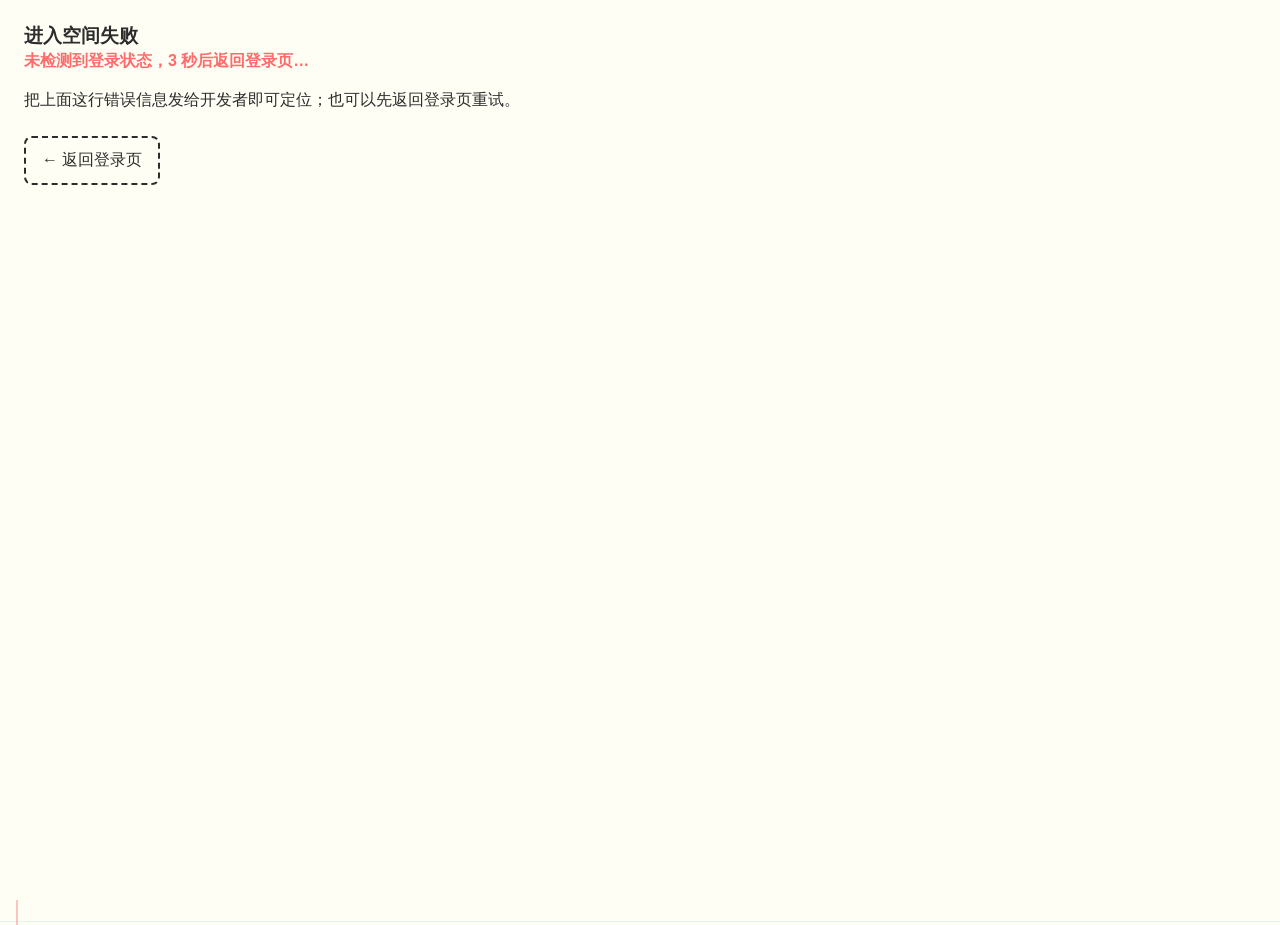
<file: index.html>
﻿<!doctype html>
<html lang="zh-CN">
<head>
  <script id="pages-redirect-cloud">
    (function () {
      var host = location.hostname;
      var isLocal = (host === 'localhost' || host === '127.0.0.1' || host === '');
      if (!isLocal && location.pathname.indexOf('/cloud/') !== 0) {
        location.replace('/cloud/app.html');
      }
    })();
  </script>

  <meta charset="utf-8">
  <meta name="viewport" content="width=device-width, initial-scale=1, viewport-fit=cover">
  <meta name="theme-color" content="#fffef5">
  <title>小小世界</title>
  <link rel="stylesheet" href="styles.css">
</head>
<body>
  <header class="topbar">
    <div class="topbar-inner">
      <div class="brand">
        <span class="brand-mark" aria-hidden="true">❤</span>
        <span class="brand-name" id="brandName">小小世界</span>
        <span class="brand-tag">我们的小小世界</span>
      </div>
      <div class="who" id="whoBox" aria-label="我的身份"></div>
    </div>
  </header>

  <nav class="tabbar" role="tablist" aria-label="功能导航">
    <button type="button" class="tab is-active" data-tab="home" role="tab" aria-selected="true">
      <span class="tab-ico" aria-hidden="true">🏠</span><span>我们的日子</span>
    </button>
    <button type="button" class="tab" data-tab="timeline" role="tab" aria-selected="false">
      <span class="tab-ico" aria-hidden="true">📖</span><span>点滴</span>
    </button>
    <button type="button" class="tab" data-tab="wishes" role="tab" aria-selected="false">
      <span class="tab-ico" aria-hidden="true">🎯</span><span>愿望</span>
    </button>
    <button type="button" class="tab" data-tab="notes" role="tab" aria-selected="false">
      <span class="tab-ico" aria-hidden="true">💌</span><span>悄悄话</span>
    </button>
    <button type="button" class="tab" data-tab="settings" role="tab" aria-selected="false">
      <span class="tab-ico" aria-hidden="true">⚙️</span><span>设置</span>
    </button>
  </nav>

  <main class="page">
    <div class="container">

      <section class="view is-active" data-view="home" aria-label="我们的日子">
        <div class="card hero tilt-card">
          <span class="tape" aria-hidden="true"></span>
          <div class="hero-top">
            <span class="hero-kicker">welcome to</span>
            <h1 class="hero-title"><span class="hl">小小世界</span></h1>
            <p class="hero-sub" id="heroWho">小弟 ❤ 大哥 的小小世界</p>
          </div>
          <div class="hero-day">
            <span class="hero-day-num" id="dayNum">第 1 天</span>
            <span class="hero-day-label">我们在一起</span>
          </div>
          <p class="hero-since" id="heroSince">2025.12.25 至今</p>
          <div class="hero-cta">
            <button type="button" class="btn btn-primary" id="btnQuickNote">✏️ 记一笔今天的小确幸</button>
          </div>
          <span class="deco-star star1" aria-hidden="true">✦</span>
          <span class="deco-star star2" aria-hidden="true">✧</span>
        </div>

        <div class="stats-row">
          <button type="button" class="stat-card" data-goto="timeline">
            <span class="stat-num" id="statMem">0</span>
            <span class="stat-label">点滴回忆</span>
          </button>
          <button type="button" class="stat-card" data-goto="wishes">
            <span class="stat-num" id="statWish">0</span>
            <span class="stat-label">愿望已实现</span>
          </button>
          <button type="button" class="stat-card" data-goto="notes">
            <span class="stat-num" id="statNote">0</span>
            <span class="stat-label">悄悄话</span>
          </button>
        </div>

        <section class="block stats-block">
          <div class="block-head">
            <h2 class="block-title">📊 本月小结</h2>
          </div>
          <div class="stats-row" id="homeStats"></div>
        </section>

        <section class="block">
          <div class="block-head">
            <h2 class="block-title">📌 纪念日</h2>
            <button type="button" class="linkish" data-goto="settings">去添加 ➜</button>
          </div>
          <div id="homeAnn" class="ann-grid"></div>
        </section>
      </section>

      <section class="view" data-view="timeline" aria-label="点滴时光轴">
        <div class="card compose tilt-card">
          <h2 class="card-title"><span class="wavy">记一笔今天</span></h2>
          <form id="memForm">
            <div class="form-row">
              <label class="field">
                <span class="label">是哪一天</span>
                <input type="date" class="input" id="memDate">
              </label>
              <div class="field grow">
                <span class="label">心情</span>
                <div class="chips" id="memMoods" role="radiogroup" aria-label="选择心情"></div>
              </div>
            </div>
            <div class="field">
              <label class="label" for="memText">发生了什么</label>
              <textarea class="textarea" id="memText" rows="3" placeholder="今天一起做了什么？去了哪、吃了什么、说了什么悄悄话…"></textarea>
            </div>
            <div class="field">
              <span class="label">照片（可选，会自动压缩保存）</span>
              <div class="photo-bar">
                <label class="label" for="memPhotoInput">照片（可选，可多选；长按图片可删除/替换）</label>
                <input type="file" id="memPhotoInput" class="input file-native" accept="image/*" multiple>
                <button type="button" class="btn btn-ghost small" id="memPhotoBtn" style="margin-top:8px">📷 点这里选择照片</button>
                <button type="button" class="btn btn-ghost small hidden" id="memClearPhotos">清空已选</button>
              </div>
              <div class="photo-preview" id="memPhotoPreview"></div>
            </div>
            <div class="form-actions">
              <span class="hint" id="memAs">将以「小弟」的身份记录</span>
              <span class="spacer"></span>
              <button type="button" class="btn btn-ghost hidden" id="memCancelEdit">取消修改</button>
              <button type="submit" class="btn btn-primary" id="memSubmit">📌 记下来</button>
            </div>
          </form>
        </div>
        <div class="block-head">
          <h2 class="block-title">📖 时光轴</h2>
          <span class="hint" id="memCount"></span>
        </div>
        <div class="mem-filter">
          <input type="search" class="input" id="memSearch" placeholder="🔍 搜索点滴内容…" aria-label="搜索点滴">
          <div class="chips" id="memFilterMoods" role="group" aria-label="按心情筛选点滴"></div>
        </div>
        <div id="memList" class="mem-list"></div>
      </section>

      <section class="view" data-view="wishes" aria-label="愿望清单">
        <div class="card compose tilt-card">
          <h2 class="card-title"><span class="wavy">许一个想和你一起实现的愿望</span></h2>
          <form id="wishForm">
            <div class="form-row">
              <label class="field grow">
                <span class="label">愿望内容</span>
                <input type="text" class="input" id="wishText" maxlength="80" placeholder="比如：一起去迪士尼看烟花">
              </label>
              <label class="field">
                <span class="label">分类</span>
                <select class="input" id="wishCat">
                  <option value="旅行">🎠 一起旅行</option>
                  <option value="做饭">🍳 一起做饭</option>
                  <option value="体验">🎬 一起体验</option>
                  <option value="布置">🏠 一起布置</option>
                  <option value="其他">🎁 其他</option>
                </select>
              </label>
            </div>
            <div class="form-row form-row-end">
              <label class="field">
                <span class="label">许愿日期</span>
                <input type="date" class="input" id="wishDate">
              </label>
              <span class="hint grow self-end" id="wishAs"></span>
              <button type="submit" class="btn btn-primary">🎯 许下愿望</button>
            </div>
          </form>
        </div>

        <div class="block-head">
          <h2 class="block-title">🎯 我们的愿望清单</h2>
          <span class="hint" id="wishStat"></span>
        </div>
        <div class="wish-filters" role="group" aria-label="筛选愿望">
          <button type="button" class="chip-filter is-on" data-wishfilter="all">全部</button>
          <button type="button" class="chip-filter" data-wishfilter="open">⏳ 待实现</button>
          <button type="button" class="chip-filter" data-wishfilter="done">✅ 已实现</button>
          <button type="button" class="chip-filter" data-wishfilter="gaveup">💔 已放弃</button>
        </div>
        <div id="wishList" class="wish-list"></div>
      </section>

      <section class="view" data-view="notes" aria-label="悄悄话">
        <div class="card compose tilt-card note-paper">
          <h2 class="card-title"><span class="wavy">写一张小纸条</span></h2>
          <form id="noteForm">
            <div class="field">
              <textarea class="textarea" id="noteText" rows="3" placeholder="有些话当面说不出口，就写在这里吧…"></textarea>
            </div>
            <div class="form-actions">
              <span class="hint" id="noteAs"></span>
              <span class="spacer"></span>
              <span class="hint" id="noteStampNow"></span>
              <button type="submit" class="btn btn-accent">💌 寄出去</button>
            </div>
          </form>
        </div>
        <div class="block-head">
          <h2 class="block-title">💌 信箱</h2>
          <span class="hint" id="noteCount"></span>
        </div>
        <div id="noteList" class="note-list"></div>
      </section>

      <section class="view" data-view="settings" aria-label="设置">
        <div class="block">
          <h2 class="block-title">⚙️ 设置</h2>

          <div class="card tilt-card">
            <h3 class="card-sub">🌍 我们的名字与日子</h3>
            <div class="form-row">
              <label class="field grow">
                <span class="label">网站名字</span>
                <input type="text" class="input" id="setName" maxlength="20">
              </label>
              <label class="field">
                <span class="label">在一起的日子</span>
                <input type="date" class="input" id="setSince">
              </label>
            </div>
            <div class="form-actions">
              <span class="spacer"></span>
              <button type="button" class="btn btn-primary" id="btnSaveCouple">保存</button>
            </div>
          </div>

          <div class="card tilt-card">
            <h3 class="card-sub">🐾 我们俩（头像可换成喜欢的 emoji）</h3>
            <div class="partner-grid">
              <div class="partner-box">
                <span class="label">小弟（男生）</span>
                <div class="partner-line">
                  <span class="ava big" data-ava="bro">🐶</span>
                  <input type="text" class="input grow" id="broName" maxlength="8">
                </div>
                <span class="label">点选头像</span>
                <div class="emoji-panel" id="emojiPanel-bro" role="group" aria-label="选择小弟头像"></div>
                <label class="label" for="broEmoji">或输入其他 emoji（可选）</label>
                <input type="text" class="input" id="broEmoji" maxlength="4">
              </div>
              <div class="partner-box">
                <span class="label">大哥（女生）</span>
                <div class="partner-line">
                  <span class="ava big" data-ava="sis">🐱</span>
                  <input type="text" class="input grow" id="sisName" maxlength="8">
                </div>
                <span class="label">点选头像</span>
                <div class="emoji-panel" id="emojiPanel-sis" role="group" aria-label="选择大哥头像"></div>
                <label class="label" for="sisEmoji">或输入其他 emoji（可选）</label>
                <input type="text" class="input" id="sisEmoji" maxlength="4">
              </div>
            </div>
            <div class="form-actions">
              <span class="spacer"></span>
              <button type="button" class="btn btn-primary" id="btnSavePartners">保存我俩</button>
            </div>

            <p class="hint" id="roleAssign"></p>
            <div class="btn-row">
              <button type="button" class="btn btn-ghost small" id="btnSwapRoles">🔁 交换大哥 / 小弟</button>
            </div>
          </div>

          <div class="card tilt-card">
            <h3 class="card-sub">📌 其他纪念日（在一起的纪念日已自动内置）</h3>
            <form id="annForm" class="form-row ann-add">
              <label class="field grow">
                <span class="label">名字（如：大哥生日）</span>
                <input type="text" class="input" id="annName" maxlength="20" placeholder="大哥生日">
              </label>
              <div class="field">
                <span class="label">图标（点选即可换）</span>
                <div class="emoji-panel" id="annEmojiPanel" role="group" aria-label="选择纪念日图标"></div>
                <label class="label" for="annEmoji">或输入其他 emoji（可选）</label>
                <input type="text" class="input" id="annEmoji" maxlength="4" value="📌">
              </div>
              <label class="field">
                <span class="label">日期</span>
                <input type="date" class="input" id="annDate">
              </label>
              <label class="check">
                <input type="checkbox" id="annRepeat" checked>
                <span>每年重复</span>
              </label>
              <button type="submit" class="btn btn-primary self-end">添加</button>
            </form>
            <ul class="ann-manage" id="annList"></ul>
          </div>

          <div class="card tilt-card">
            <h3 class="card-sub">📢 微信推送（Server 酱）</h3>
            <p class="hint">想要微信提醒：打开 sct.ftqq.com → 微信扫码登录 → 复制你的 SendKey → 填在下面。两人各填各的，就能各自收到属于自己的提醒。</p>
            <label class="field">
              <span class="label">我的 SendKey</span>
              <input type="text" class="input" id="pushKeyInput" placeholder="SCTxxxxxxxx">
            </label>
            <div class="btn-row">
              <button type="button" class="btn btn-primary" id="btnSavePushKey">保存我的 Key</button>
              <button type="button" class="btn" id="btnTestNotify">📢 测试微信推送</button>
            </div>
            <p class="hint">Key 存在你们的共享空间数据里（只有你俩可见）。Server 酱免费版每日有发送条数上限，测试时省着用。</p>
          </div>

          <div class="card tilt-card">
            <h3 class="card-sub">🗄️ 数据（本机存储，建议定期导出备份）</h3>
            <div class="btn-row">
              <button type="button" class="btn btn-primary" id="btnExport">⬇️ 导出备份</button>
              <button type="button" class="btn" id="btnImport">⬆️ 导入备份</button>
              <input type="file" id="importFile" accept=".json,application/json" hidden>
              <button type="button" class="btn" id="btnSample">✨ 恢复示例数据</button>
              <button type="button" class="btn btn-danger" id="btnWipe">🧹 清空记录</button>
            </div>
            <p class="hint" id="spaceLine"></p>
            <p class="hint" id="photoDiag"></p>
            <p class="hint" id="lastExportLine"></p>
            <p class="hint">备份文件是一份 .json，请存到安全的地方（网盘 / 电脑）。换浏览器或设备时用「导入备份」就能把回忆带回来。云端版的备份包含「TA 的小本本」（记录、授权、申请、补充说明）。</p>
          </div>

          <div class="card tilt-card">
            <h3 class="card-sub">📖 关于小小世界</h3>
            <p class="hint">小小世界 · 双人云版：你俩各有一个账号，绑定后共享同一个空间；点滴、愿望、悄悄话、纪念日都存在云端，手机和电脑登录后看到的是同一份内容。</p>
            <p class="hint">照片保存在私有云存储里，只有空间内的两个人能看到。建议定期「导出备份」，把回忆多留一份。</p>
            <p class="hint">免费版服务器在海外，国内访问偶尔可能偏慢；如需更稳定的访问，可后续迁移服务器，数据不受影响。</p>
            <p class="hint">版本：v2026-09-21 · 云端双人版</p>
            <div class="btn-row">
              <button type="button" class="btn btn-primary hidden" id="btnInstallApp">📲 安装到手机桌面</button>
            </div>
            <p class="hint">安卓：Chrome 菜单 →「安装应用 / 添加到主屏幕」；iPhone：请用 <b>Safari</b> 打开 → 分享 →「添加到主屏幕」（用 Chrome/微信打开只会生成普通网页快捷方式）。</p>
          </div>
        </div>
      </section>

    </div>
  </main>

  <div class="bind-overlay hidden" id="bindOverlay" role="dialog" aria-modal="true" aria-label="选择身份">
    <div class="card bind-box">
      <h2 class="bind-title">欢迎来到 <span class="hl">小小世界</span> ❤</h2>
      <p class="hint bind-tip">第一次进来，先选一下你是谁。<br>绑定后，你写的内容都会以这个身份署名，之后不再自由切换（正式云版将改成账号 + 邀请码绑定）。</p>
      <div class="bind-choices">
        <button type="button" class="bind-choice" data-bindkey="bro">
          <span class="ava big">🐶</span>
          <span class="bind-name">小弟</span>
          <span class="bind-tag">选这个 = 以「小弟」身份绑定</span>
        </button>
        <button type="button" class="bind-choice" data-bindkey="sis">
          <span class="ava big">🐱</span>
          <span class="bind-name">大哥</span>
          <span class="bind-tag">选这个 = 以「大哥」身份绑定</span>
        </button>
      </div>
    </div>
  </div>

  <dialog id="confirmDlg" class="dlg">
    <form method="dialog" class="dlg-body">
      <h3 class="dlg-title" id="dlgTitle">确定吗？</h3>
      <p class="dlg-text" id="dlgText"></p>
      <div class="dlg-actions">
        <button type="button" class="btn btn-ghost" id="dlgNo" value="cancel">再想想</button>
        <button type="button" class="btn btn-danger" id="dlgYes" value="ok">确定</button>
      </div>
    </form>
  </dialog>

  <div class="toast" id="toast" role="status" aria-live="polite"></div>

  <noscript><p style="padding:20px">小小世界需要开启 JavaScript 才能使用哦。</p></noscript>
  <script src="js/store.js"></script>
  <script src="js/app.js"></script>
</body>
</html>
</file>
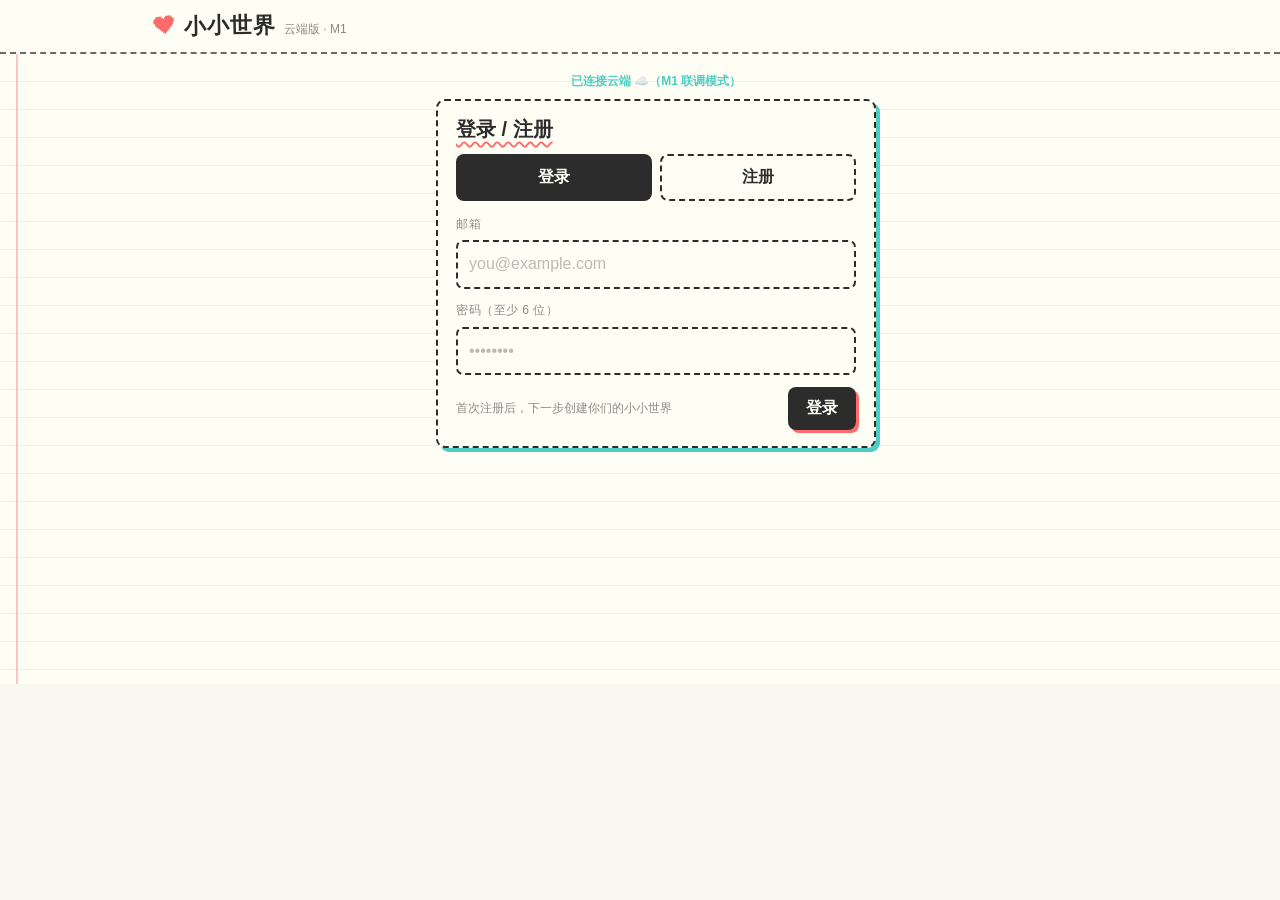
<file: cloud/index.html>
<!doctype html>
<html lang="zh-CN">
<head>
  <script id="xx-error-guard">
    (function () {
      function show(msg) {
        var el = document.getElementById('modeHint');
        if (el) { el.textContent = msg; el.style.color = '#ff6b6b'; }
        else { document.addEventListener('DOMContentLoaded', function () { var e2 = document.getElementById('modeHint'); if (e2) { e2.textContent = msg; e2.style.color = '#ff6b6b'; } }); }
      }
      window.addEventListener('error', function (e) {
        var src = e && e.target && e.target.src ? ('资源加载失败：' + e.target.src) : (e && e.message ? ('脚本错误：' + e.message) : '页面资源加载失败');
        show(src);
      }, true);
      window.addEventListener('unhandledrejection', function (e) {
        var r = e && e.reason;
        show('请求出错：' + ((r && r.message) || r || '未知错误'));
      });
      setTimeout(function () {
        var el = document.getElementById('modeHint');
        if (el && el.textContent.indexOf('正在连接') === 0) {
          el.textContent = '加载较慢或脚本未启动：请按 F12 看 Console 报错';
          el.style.color = '#ff6b6b';
        }
      }, 5000);
    })();
  </script>
  <meta charset="utf-8">
  <meta name="viewport" content="width=device-width, initial-scale=1, viewport-fit=cover">
  <title>小小世界 · 云端</title>
  <link rel="stylesheet" href="/styles.css">
  <style>
    .cloud-card{max-width:440px;margin:0 auto}
    .mode-hint{text-align:center;font-size:12px;color:#4ecdc4;font-weight:700}
    .code-box{font-size:26px;font-weight:900;letter-spacing:4px;text-align:center;background:#fffef5;border:2px dashed #2c2c2c;border-radius:8px;padding:14px;margin:10px 0}
    .member-row{display:flex;align-items:center;gap:10px;border:2px dashed rgba(44,44,44,.35);border-radius:8px;padding:8px 12px;margin-bottom:8px;background:#fffef5}
    .member-role{font-size:11px;color:#2c2c2c;background:#ffd93d;border-radius:6px;padding:0 8px}
    .auth-tabs{display:flex;gap:8px;margin-bottom:14px}
    .auth-tab{flex:1;border:2px dashed #2c2c2c;border-radius:8px;background:#fffef5;padding:8px;cursor:pointer;font-weight:700}
    .auth-tab.is-on{background:#2c2c2c;color:#fffef5}
  </style>
<link rel="manifest" href="/manifest.json">
  <meta name="theme-color" content="#fffef5">
  <meta name="apple-mobile-web-app-capable" content="yes">
  <meta name="apple-mobile-web-app-status-bar-style" content="default">
  <link rel="apple-touch-icon" href="/icon-192.png">
  <script>
    if ('serviceWorker' in navigator && location.protocol === 'https:') {
      window.addEventListener('load', function () {
        navigator.serviceWorker.register('/sw.js').then(function (reg) {
          try { reg.update(); } catch (e) {}
        });
      });
      navigator.serviceWorker.addEventListener('controllerchange', function () {
        if (window.__xxReloaded) return;
        window.__xxReloaded = true;
        location.reload();
      });
    }
  </script>
</head>
<body>
  <header class="topbar"><div class="topbar-inner">
    <div class="brand"><span class="brand-mark">❤</span><span class="brand-name">小小世界</span><span class="brand-tag">云端版 · M1</span></div>
  </div></header>
  <main class="page"><div class="container">
    <p class="mode-hint" id="modeHint">正在加载…</p>

    <!-- 登录 / 注册 -->
    <section class="view is-active" data-view="auth">
      <div class="card cloud-card">
        <h2 class="card-title"><span class="wavy">登录 / 注册</span></h2>
        <div class="auth-tabs">
          <button type="button" class="auth-tab is-on" id="tabLogin">登录</button>
          <button type="button" class="auth-tab" id="tabRegister">注册</button>
        </div>
        <form id="authForm">
          <div class="field">
            <span class="label">邮箱</span>
            <input type="email" class="input" id="authEmail" placeholder="you@example.com" required>
          </div>
          <div class="field">
            <span class="label">密码（至少 6 位）</span>
            <input type="password" class="input" id="authPwd" placeholder="••••••••" required minlength="6">
          </div>
          <div class="form-actions">
            <span class="hint" id="authHint">首次注册后，下一步创建你们的小小世界</span>
            <span class="spacer"></span>
            <button type="submit" class="btn btn-primary" id="authSubmit">登录</button>
          </div>
        </form>
      </div>
    </section>

    <!-- 还没有空间 -->
    <section class="view" data-view="none">
      <div class="card cloud-card">
        <h2 class="card-title">还没有你们的空间</h2>
        <p class="hint" id="whoAmI"></p>
        <p class="hint">两种方式二选一：创建新的「小小世界」并邀请另一半，或输入 TA 的邀请码加入。</p>
        <form id="createForm" class="field" style="margin-top:10px">
          <span class="label">空间名字</span>
          <input type="text" class="input" id="spaceName" maxlength="20" value="小小世界">
          <button type="submit" class="btn btn-primary" style="margin-top:10px">✨ 创建空间并生成邀请码</button>
        </form>
        <hr style="border-top:2px dashed rgba(44,44,44,.3);margin:16px 0">
        <form id="joinForm" class="field">
          <span class="label">另一半的邀请码（TA 创建空间后给你）</span>
          <input type="text" class="input" id="joinCode" maxlength="8" placeholder="例如 ABC123" style="text-transform:uppercase">
          <button type="submit" class="btn btn-accent" style="margin-top:10px">🔗 用邀请码加入</button>
        </form>
        <div class="form-actions" style="margin-top:14px">
          <span class="spacer"></span>
          <button type="button" class="btn btn-ghost small" id="btnLogout2">退出登录</button>
        </div>
      </div>
    </section>

    <!-- 空间主页 -->
    <section class="view" data-view="dash">
      <div class="card cloud-card">
        <h2 class="card-title"><span class="hl" id="dashName">小小世界</span></h2>
        <p class="hint" id="dashStatus"></p>
        <div class="form-actions" style="margin:10px 0 14px">
          <button type="button" class="btn btn-primary" id="btnEnterSpace">💞 进入我们的空间</button>
        </div>
        <div id="ownerBlock">
          <div class="field">
            <span class="label">把邀请码发给另一半，TA 注册后输入即可加入</span>
            <div class="code-box" id="dashCode">------</div>
            <div class="form-actions">
              <button type="button" class="btn" id="btnCopy">📋 复制邀请码</button>
              <button type="button" class="btn btn-ghost" id="btnRefresh">🔄 刷新（看 TA 加入了没）</button>
            </div>
          </div>
        </div>
        <div class="field">
          <span class="label">成员</span>
          <div id="dashMembers"></div>
        </div>
        <div class="form-actions">
          <span class="spacer"></span>
          <button type="button" class="btn btn-danger small" id="btnLeaveSpace">解散/退出空间</button>
          <button type="button" class="btn btn-ghost small" id="btnLogout">退出登录</button>
        </div>
      </div>
      <p class="hint" style="text-align:center">M1 只做「账号 + 空间绑定」，记录功能接入云端在 M2 开始。</p>
    </section>

  </div></main>
  <div class="toast" id="toast" role="status" aria-live="polite"></div>
  <script src="/js/vendor/supabase.js"></script>
  <script src="/cloud/config.js"></script>
  <script src="/cloud/app.js"></script>
</body>
</html>
</file>
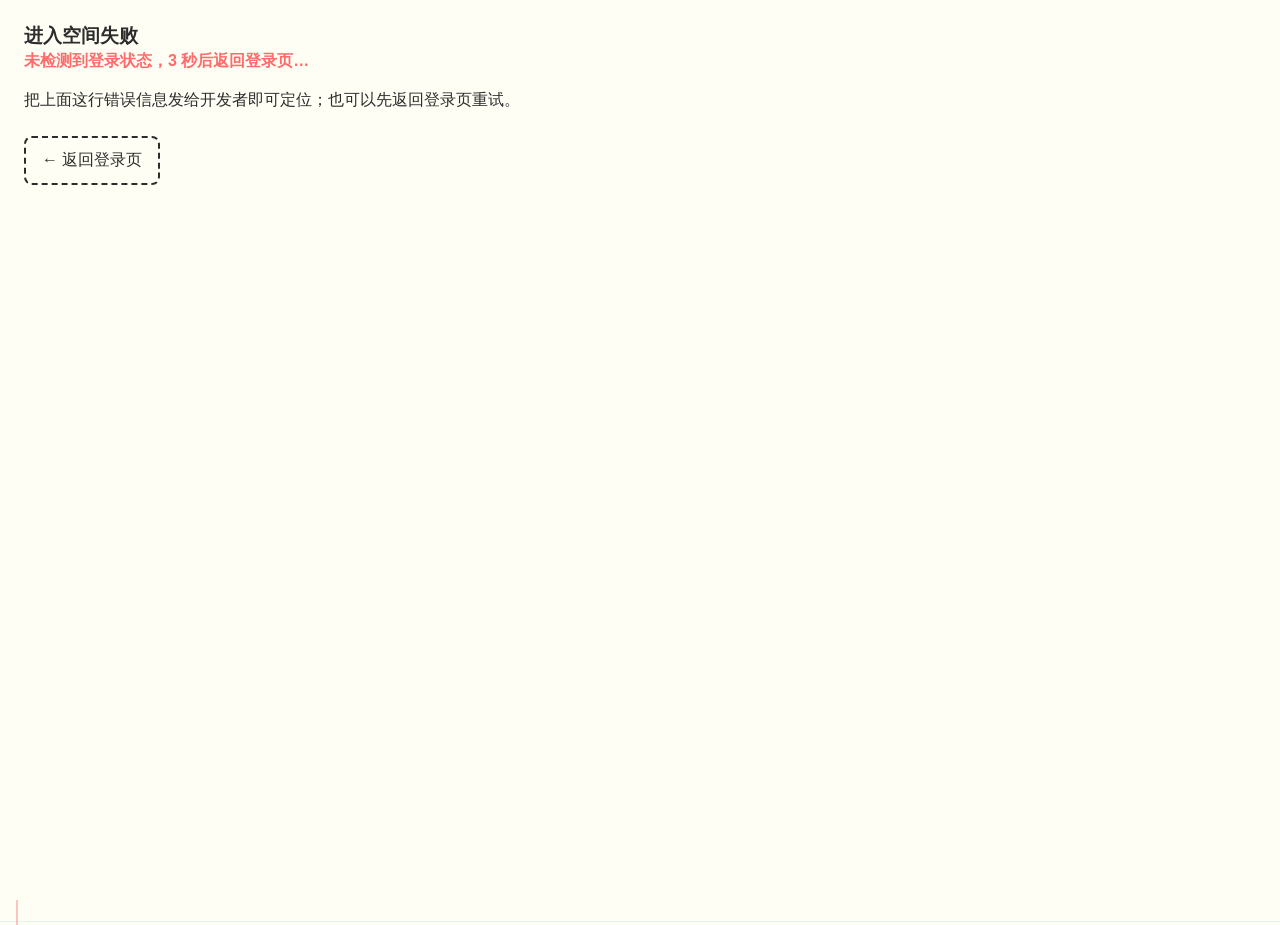
<file: app.html>
﻿<!doctype html>
<html lang="zh-CN">
<head>
  <meta charset="utf-8">
  <meta name="viewport" content="width=device-width, initial-scale=1, viewport-fit=cover">
  <meta name="theme-color" content="#fffef5">
  <title>小小世界 · 云端</title>
  <link rel="stylesheet" href="/styles.css">
<link rel="manifest" href="/manifest.json">
  <meta name="theme-color" content="#fffef5">
  <meta name="apple-mobile-web-app-capable" content="yes">
  <meta name="apple-mobile-web-app-status-bar-style" content="default">
  <link rel="apple-touch-icon" href="/icon-192.png">
  <script>
    if ('serviceWorker' in navigator && location.protocol === 'https:') {
      window.addEventListener('load', function () { navigator.serviceWorker.register('/sw.js'); });
    }
  </script>
</head>
<body>
  <header class="topbar">
    <div class="topbar-inner">
      <div class="brand">
        <span class="brand-mark" aria-hidden="true">❤</span>
        <span class="brand-name" id="brandName">小小世界</span>
        <span class="brand-tag">我们的小小世界</span>
      </div>
      <div class="who" id="whoBox" aria-label="我的身份"></div>
    </div>
  </header>

  <nav class="tabbar" role="tablist" aria-label="功能导航">
    <button type="button" class="tab is-active" data-tab="home" role="tab" aria-selected="true">
      <span class="tab-ico" aria-hidden="true">🏠</span><span>我们的日子</span>
    </button>
    <button type="button" class="tab" data-tab="timeline" role="tab" aria-selected="false">
      <span class="tab-ico" aria-hidden="true">📖</span><span>点滴</span>
    </button>
    <button type="button" class="tab" data-tab="wishes" role="tab" aria-selected="false">
      <span class="tab-ico" aria-hidden="true">🎯</span><span>愿望</span>
    </button>
    <button type="button" class="tab" data-tab="notes" role="tab" aria-selected="false">
      <span class="tab-ico" aria-hidden="true">💌</span><span>悄悄话</span>
    </button>
    <button type="button" class="tab" data-tab="settings" role="tab" aria-selected="false">
      <span class="tab-ico" aria-hidden="true">⚙️</span><span>设置</span>
    </button>
  </nav>

  <main class="page">
    <div class="container">

      <section class="view is-active" data-view="home" aria-label="我们的日子">
        <div class="card hero tilt-card">
          <span class="tape" aria-hidden="true"></span>
          <div class="hero-top">
            <span class="hero-kicker">welcome to</span>
            <h1 class="hero-title"><span class="hl">小小世界</span></h1>
            <p class="hero-sub" id="heroWho">小弟 ❤ 大哥 的小小世界</p>
          </div>
          <div class="hero-day">
            <span class="hero-day-num" id="dayNum">第 1 天</span>
            <span class="hero-day-label">我们在一起</span>
          </div>
          <p class="hero-since" id="heroSince">2025.12.25 至今</p>
          <div class="hero-cta">
            <button type="button" class="btn btn-primary" id="btnQuickNote">✏️ 记一笔今天的小确幸</button>
          </div>
          <span class="deco-star star1" aria-hidden="true">✦</span>
          <span class="deco-star star2" aria-hidden="true">✧</span>
        </div>

        <div class="stats-row">
          <button type="button" class="stat-card" data-goto="timeline">
            <span class="stat-num" id="statMem">0</span>
            <span class="stat-label">点滴回忆</span>
          </button>
          <button type="button" class="stat-card" data-goto="wishes">
            <span class="stat-num" id="statWish">0</span>
            <span class="stat-label">愿望已实现</span>
          </button>
          <button type="button" class="stat-card" data-goto="notes">
            <span class="stat-num" id="statNote">0</span>
            <span class="stat-label">悄悄话</span>
          </button>
        </div>

        <section class="block stats-block">
          <div class="block-head">
            <h2 class="block-title">📊 本月小结</h2>
          </div>
          <div class="stats-row" id="homeStats"></div>
        </section>

        <section class="block">
          <div class="block-head">
            <h2 class="block-title">📌 纪念日</h2>
            <button type="button" class="linkish" data-goto="settings">去添加 ➜</button>
          </div>
          <div id="homeAnn" class="ann-grid"></div>
        </section>
      </section>

      <section class="view" data-view="timeline" aria-label="点滴时光轴">
        <div class="card compose tilt-card">
          <h2 class="card-title"><span class="wavy">记一笔今天</span></h2>
          <form id="memForm">
            <div class="form-row">
              <label class="field">
                <span class="label">是哪一天</span>
                <input type="date" class="input" id="memDate">
              </label>
              <div class="field grow">
                <span class="label">心情</span>
                <div class="chips" id="memMoods" role="radiogroup" aria-label="选择心情"></div>
              </div>
            </div>
            <div class="field">
              <label class="label" for="memText">发生了什么</label>
              <textarea class="textarea" id="memText" rows="3" placeholder="今天一起做了什么？去了哪、吃了什么、说了什么悄悄话…"></textarea>
            </div>
            <div class="field">
              <span class="label">照片（可选，会自动压缩保存）</span>
              <div class="photo-bar">
                <label class="btn btn-ghost small" for="memPhotoInput">📷 添加照片</label>
                <input type="file" id="memPhotoInput" accept="image/*" multiple hidden>
                <button type="button" class="btn btn-ghost small hidden" id="memClearPhotos">清空已选</button>
              </div>
              <div class="photo-preview" id="memPhotoPreview"></div>
            </div>
            <div class="form-actions">
              <span class="hint" id="memAs">将以「小弟」的身份记录</span>
              <span class="spacer"></span>
              <button type="button" class="btn btn-ghost hidden" id="memCancelEdit">取消修改</button>
              <button type="submit" class="btn btn-primary" id="memSubmit">📌 记下来</button>
            </div>
          </form>
        </div>
        <div class="block-head">
          <h2 class="block-title">📖 时光轴</h2>
          <span class="hint" id="memCount"></span>
        </div>
        <div class="mem-filter">
          <input type="search" class="input" id="memSearch" placeholder="🔍 搜索点滴内容…" aria-label="搜索点滴">
          <div class="chips" id="memFilterMoods" role="group" aria-label="按心情筛选点滴"></div>
        </div>
        <div id="memList" class="mem-list"></div>
      </section>

      <section class="view" data-view="wishes" aria-label="愿望清单">
        <div class="card compose tilt-card">
          <h2 class="card-title"><span class="wavy">许一个想和你一起实现的愿望</span></h2>
          <form id="wishForm">
            <div class="form-row">
              <label class="field grow">
                <span class="label">愿望内容</span>
                <input type="text" class="input" id="wishText" maxlength="80" placeholder="比如：一起去迪士尼看烟花">
              </label>
              <label class="field">
                <span class="label">分类</span>
                <select class="input" id="wishCat">
                  <option value="旅行">🎠 一起旅行</option>
                  <option value="做饭">🍳 一起做饭</option>
                  <option value="体验">🎬 一起体验</option>
                  <option value="布置">🏠 一起布置</option>
                  <option value="其他">🎁 其他</option>
                </select>
              </label>
            </div>
            <div class="form-row form-row-end">
              <label class="field">
                <span class="label">许愿日期</span>
                <input type="date" class="input" id="wishDate">
              </label>
              <span class="hint grow self-end" id="wishAs"></span>
              <button type="submit" class="btn btn-primary">🎯 许下愿望</button>
            </div>
          </form>
        </div>

        <div class="block-head">
          <h2 class="block-title">🎯 我们的愿望清单</h2>
          <span class="hint" id="wishStat"></span>
        </div>
        <div class="wish-filters" role="group" aria-label="筛选愿望">
          <button type="button" class="chip-filter is-on" data-wishfilter="all">全部</button>
          <button type="button" class="chip-filter" data-wishfilter="open">⏳ 待实现</button>
          <button type="button" class="chip-filter" data-wishfilter="done">✅ 已实现</button>
          <button type="button" class="chip-filter" data-wishfilter="gaveup">💔 已放弃</button>
        </div>
        <div id="wishList" class="wish-list"></div>
      </section>

      <section class="view" data-view="notes" aria-label="悄悄话">
        <div class="card compose tilt-card note-paper">
          <h2 class="card-title"><span class="wavy">写一张小纸条</span></h2>
          <form id="noteForm">
            <div class="field">
              <textarea class="textarea" id="noteText" rows="3" placeholder="有些话当面说不出口，就写在这里吧…"></textarea>
            </div>
            <div class="form-actions">
              <span class="hint" id="noteAs"></span>
              <span class="spacer"></span>
              <span class="hint" id="noteStampNow"></span>
              <button type="submit" class="btn btn-accent">💌 寄出去</button>
            </div>
          </form>
        </div>
        <div class="block-head">
          <h2 class="block-title">💌 信箱</h2>
          <span class="hint" id="noteCount"></span>
        </div>
        <div id="noteList" class="note-list"></div>
      </section>

      <section class="view" data-view="settings" aria-label="设置">
        <div class="block">
          <h2 class="block-title">⚙️ 设置</h2>

          <div class="card tilt-card">
            <h3 class="card-sub">🌍 我们的名字与日子</h3>
            <div class="form-row">
              <label class="field grow">
                <span class="label">网站名字</span>
                <input type="text" class="input" id="setName" maxlength="20">
              </label>
              <label class="field">
                <span class="label">在一起的日子</span>
                <input type="date" class="input" id="setSince">
              </label>
            </div>
            <div class="form-actions">
              <span class="spacer"></span>
              <button type="button" class="btn btn-primary" id="btnSaveCouple">保存</button>
            </div>
          </div>

          <div class="card tilt-card">
            <h3 class="card-sub">🐾 我们俩（头像可换成喜欢的 emoji）</h3>
            <div class="partner-grid">
              <div class="partner-box">
                <span class="label">小弟（男生）</span>
                <div class="partner-line">
                  <span class="ava big" data-ava="bro">🐶</span>
                  <input type="text" class="input grow" id="broName" maxlength="8">
                </div>
                <span class="label">点选头像</span>
                <div class="emoji-panel" id="emojiPanel-bro" role="group" aria-label="选择小弟头像"></div>
                <label class="label" for="broEmoji">或输入其他 emoji（可选）</label>
                <input type="text" class="input" id="broEmoji" maxlength="4">
              </div>
              <div class="partner-box">
                <span class="label">大哥（女生）</span>
                <div class="partner-line">
                  <span class="ava big" data-ava="sis">🐱</span>
                  <input type="text" class="input grow" id="sisName" maxlength="8">
                </div>
                <span class="label">点选头像</span>
                <div class="emoji-panel" id="emojiPanel-sis" role="group" aria-label="选择大哥头像"></div>
                <label class="label" for="sisEmoji">或输入其他 emoji（可选）</label>
                <input type="text" class="input" id="sisEmoji" maxlength="4">
              </div>
            </div>
            <div class="form-actions">
              <span class="spacer"></span>
              <button type="button" class="btn btn-primary" id="btnSavePartners">保存我俩</button>
            </div>
          </div>

          <div class="card tilt-card">
            <h3 class="card-sub">📌 其他纪念日（在一起的纪念日已自动内置）</h3>
            <form id="annForm" class="form-row ann-add">
              <label class="field grow">
                <span class="label">名字（如：大哥生日）</span>
                <input type="text" class="input" id="annName" maxlength="20" placeholder="大哥生日">
              </label>
              <div class="field">
                <span class="label">图标（点选即可换）</span>
                <div class="emoji-panel" id="annEmojiPanel" role="group" aria-label="选择纪念日图标"></div>
                <label class="label" for="annEmoji">或输入其他 emoji（可选）</label>
                <input type="text" class="input" id="annEmoji" maxlength="4" value="📌">
              </div>
              <label class="field">
                <span class="label">日期</span>
                <input type="date" class="input" id="annDate">
              </label>
              <label class="check">
                <input type="checkbox" id="annRepeat" checked>
                <span>每年重复</span>
              </label>
              <button type="submit" class="btn btn-primary self-end">添加</button>
            </form>
            <ul class="ann-manage" id="annList"></ul>
          </div>

          <div class="card tilt-card">
            <h3 class="card-sub">🗄️ 数据（本机存储，建议定期导出备份）</h3>
            <div class="btn-row">
              <button type="button" class="btn btn-primary" id="btnExport">⬇️ 导出备份</button>
              <button type="button" class="btn" id="btnImport">⬆️ 导入备份</button>
              <input type="file" id="importFile" accept=".json,application/json" hidden>
              <button type="button" class="btn" id="btnSample">✨ 恢复示例数据</button>
              <button type="button" class="btn btn-danger" id="btnWipe">🧹 清空记录</button>
            </div>
            <p class="hint" id="spaceLine"></p>
            <p class="hint" id="lastExportLine"></p>
            <p class="hint">备份文件是一份 .json，请存到安全的地方（网盘 / 电脑）。换浏览器或设备时用「导入备份」就能把回忆带回来。</p>
          </div>

          <div class="card tilt-card">
            <h3 class="card-sub">📖 关于小小世界</h3>
            <p class="hint">小小世界 · 双人云版：你俩各有一个账号，绑定后共享同一个空间；点滴、愿望、悄悄话、纪念日都存在云端，手机和电脑登录后看到的是同一份内容。</p>
            <p class="hint">照片保存在私有云存储里，只有空间内的两个人能看到。建议定期「导出备份」，把回忆多留一份。</p>
            <p class="hint">免费版服务器在海外，国内访问偶尔可能偏慢；如需更稳定的访问，可后续迁移服务器，数据不受影响。</p>
            <p class="hint">版本：v2026-09-10 · 云端双人版</p>
          </div>
        </div>
      </section>

    </div>
  </main>

  <div class="bind-overlay hidden" id="bindOverlay" role="dialog" aria-modal="true" aria-label="选择身份">
    <div class="card bind-box">
      <h2 class="bind-title">欢迎来到 <span class="hl">小小世界</span> ❤</h2>
      <p class="hint bind-tip">第一次进来，先选一下你是谁。<br>绑定后，你写的内容都会以这个身份署名，之后不再自由切换（正式云版将改成账号 + 邀请码绑定）。</p>
      <div class="bind-choices">
        <button type="button" class="bind-choice" data-bindkey="bro">
          <span class="ava big">🐶</span>
          <span class="bind-name">小弟</span>
          <span class="bind-tag">选这个 = 以「小弟」身份绑定</span>
        </button>
        <button type="button" class="bind-choice" data-bindkey="sis">
          <span class="ava big">🐱</span>
          <span class="bind-name">大哥</span>
          <span class="bind-tag">选这个 = 以「大哥」身份绑定</span>
        </button>
      </div>
    </div>
  </div>

  <dialog id="confirmDlg" class="dlg">
    <form method="dialog" class="dlg-body">
      <h3 class="dlg-title" id="dlgTitle">确定吗？</h3>
      <p class="dlg-text" id="dlgText"></p>
      <div class="dlg-actions">
        <button type="button" class="btn btn-ghost" id="dlgNo" value="cancel">再想想</button>
        <button type="button" class="btn btn-danger" id="dlgYes" value="ok">确定</button>
      </div>
    </form>
  </dialog>

  <div class="toast" id="toast" role="status" aria-live="polite"></div>

  <noscript><p style="padding:20px">小小世界需要开启 JavaScript 才能使用哦。</p></noscript>
  <script src="/js/store.js"></script>
  <script src="/js/vendor/supabase.js"></script>
  <script src="/cloud/config.js"></script>
  <script src="/cloud/cloud-store.js"></script>
  <script src="/js/app.js"></script>
</body>
</html>
</file>
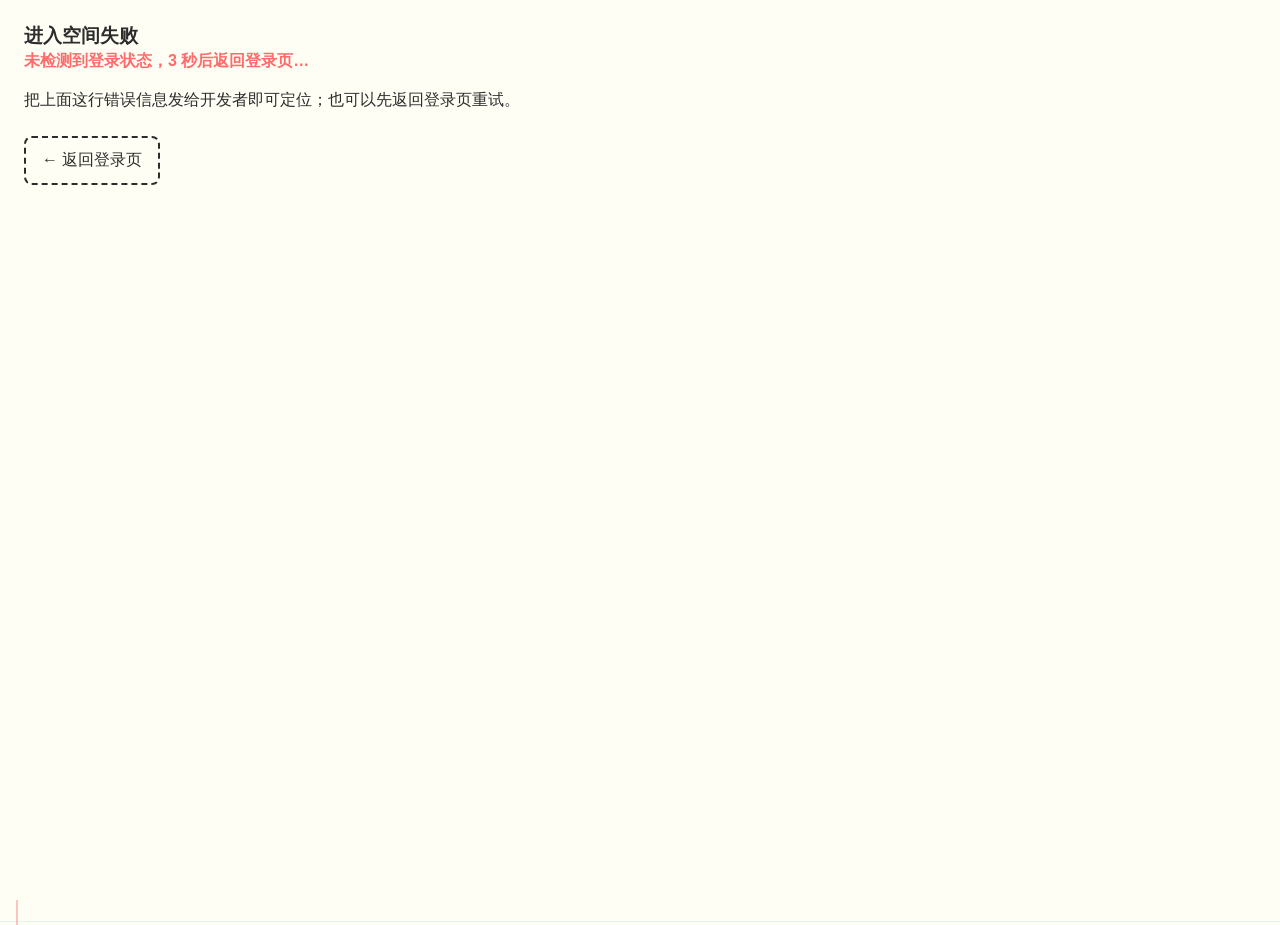
<file: cloud/app.html>
﻿<!doctype html>
<html lang="zh-CN">
<head>
  <meta charset="utf-8">
  <meta name="viewport" content="width=device-width, initial-scale=1, viewport-fit=cover">
  <meta name="theme-color" content="#fffef5">
  <title>小小世界 · 云端</title>
  <link rel="stylesheet" href="/styles.css">
<link rel="manifest" href="/manifest.json">
  <meta name="theme-color" content="#fffef5">
  <meta name="apple-mobile-web-app-capable" content="yes">
  <meta name="apple-mobile-web-app-title" content="小小世界">
  <meta name="apple-mobile-web-app-status-bar-style" content="default">
  <link rel="apple-touch-icon" href="/icon-192.png">
  <script>
    if ('serviceWorker' in navigator && location.protocol === 'https:') {
      window.addEventListener('load', function () {
        navigator.serviceWorker.register('/sw.js').then(function (reg) {
          try { reg.update(); } catch (e) {}
        });
      });
      navigator.serviceWorker.addEventListener('controllerchange', function () {
        if (window.__xxReloaded) return;
        window.__xxReloaded = true;
        location.reload();
      });
    }
  </script>
</head>
<body>
  <header class="topbar">
    <div class="topbar-inner">
      <div class="brand">
        <span class="brand-mark" aria-hidden="true">❤</span>
        <span class="brand-name" id="brandName">小小世界</span>
        <span class="brand-tag">我们的小小世界</span>
      </div>
      <div class="who" id="whoBox" aria-label="我的身份"></div>
    </div>
  </header>

  <nav class="tabbar" role="tablist" aria-label="功能导航">
    <button type="button" class="tab is-active" data-tab="home" role="tab" aria-selected="true">
      <span class="tab-ico" aria-hidden="true">🏠</span><span>我们的日子</span>
    </button>
    <button type="button" class="tab" data-tab="timeline" role="tab" aria-selected="false">
      <span class="tab-ico" aria-hidden="true">📖</span><span>点滴</span>
    </button>
    <button type="button" class="tab" data-tab="wishes" role="tab" aria-selected="false">
      <span class="tab-ico" aria-hidden="true">🎯</span><span>愿望</span>
    </button>
    <button type="button" class="tab" data-tab="notes" role="tab" aria-selected="false">
      <span class="tab-ico" aria-hidden="true">💌</span><span>悄悄话</span>
    </button>
    <button type="button" class="tab" data-tab="settings" role="tab" aria-selected="false">
      <span class="tab-ico" aria-hidden="true">⚙️</span><span>设置</span>
    </button>
  </nav>

  <main class="page">
    <div class="container">

      <section class="view is-active" data-view="home" aria-label="我们的日子">
        <div class="card hero tilt-card">
          <span class="tape" aria-hidden="true"></span>
          <div class="hero-top">
            <span class="hero-kicker">welcome to</span>
            <h1 class="hero-title"><span class="hl">小小世界</span></h1>
            <p class="hero-sub" id="heroWho">小弟 ❤ 大哥 的小小世界</p>
          </div>
          <div class="hero-day">
            <span class="hero-day-num" id="dayNum">第 1 天</span>
            <span class="hero-day-label">我们在一起</span>
          </div>
          <p class="hero-since" id="heroSince">2025.12.25 至今</p>
          <div class="hero-cta">
            <button type="button" class="btn btn-primary" id="btnQuickNote">✏️ 记一笔今天的小确幸</button>
          </div>
          <span class="deco-star star1" aria-hidden="true">✦</span>
          <span class="deco-star star2" aria-hidden="true">✧</span>
        </div>

        <div class="stats-row">
          <button type="button" class="stat-card" data-goto="timeline">
            <span class="stat-num" id="statMem">0</span>
            <span class="stat-label">点滴回忆</span>
          </button>
          <button type="button" class="stat-card" data-goto="wishes">
            <span class="stat-num" id="statWish">0</span>
            <span class="stat-label">愿望已实现</span>
          </button>
          <button type="button" class="stat-card" data-goto="notes">
            <span class="stat-num" id="statNote">0</span>
            <span class="stat-label">悄悄话</span>
          </button>
        </div>

        <section class="block stats-block">
          <div class="block-head">
            <h2 class="block-title">📊 本月小结</h2>
          </div>
          <div class="stats-row" id="homeStats"></div>
        </section>

        <section class="block">
          <div class="block-head">
            <h2 class="block-title">📌 纪念日</h2>
            <button type="button" class="linkish" data-goto="settings">去添加 ➜</button>
          </div>
          <div id="homeAnn" class="ann-grid"></div>
        </section>
      </section>

      <section class="view" data-view="timeline" aria-label="点滴时光轴">
        <div class="card compose tilt-card">
          <h2 class="card-title"><span class="wavy">记一笔今天</span></h2>
          <form id="memForm">
            <div class="form-row">
              <label class="field">
                <span class="label">是哪一天</span>
                <input type="date" class="input" id="memDate">
              </label>
              <div class="field grow">
                <span class="label">心情</span>
                <div class="chips" id="memMoods" role="radiogroup" aria-label="选择心情"></div>
              </div>
            </div>
            <div class="field">
              <label class="label" for="memText">发生了什么</label>
              <textarea class="textarea" id="memText" rows="3" placeholder="今天一起做了什么？去了哪、吃了什么、说了什么悄悄话…"></textarea>
            </div>
            <div class="field">
              <span class="label">照片（可选，会自动压缩保存）</span>
              <div class="photo-bar">
                <label class="label" for="memPhotoInput">照片（可选，可多选；长按图片可删除/替换）</label>
                <input type="file" id="memPhotoInput" class="input file-native" accept="image/*" multiple>
                <button type="button" class="btn btn-ghost small" id="memPhotoBtn" style="margin-top:8px">📷 点这里选择照片</button>
                <button type="button" class="btn btn-ghost small hidden" id="memClearPhotos">清空已选</button>
              </div>
              <div class="photo-preview" id="memPhotoPreview"></div>
            </div>
            <div class="form-actions">
              <span class="hint" id="memAs">将以「小弟」的身份记录</span>
              <span class="spacer"></span>
              <button type="button" class="btn btn-ghost hidden" id="memCancelEdit">取消修改</button>
              <button type="submit" class="btn btn-primary" id="memSubmit">📌 记下来</button>
            </div>
          </form>
        </div>
        <div class="block-head">
          <h2 class="block-title">📖 时光轴</h2>
          <span class="hint" id="memCount"></span>
        </div>
        <div class="mem-filter">
          <input type="search" class="input" id="memSearch" placeholder="🔍 搜索点滴内容…" aria-label="搜索点滴">
          <div class="chips" id="memFilterMoods" role="group" aria-label="按心情筛选点滴"></div>
        </div>
        <div id="memList" class="mem-list"></div>
      </section>

      <section class="view" data-view="wishes" aria-label="愿望清单">
        <div class="card compose tilt-card">
          <h2 class="card-title"><span class="wavy">许一个想和你一起实现的愿望</span></h2>
          <form id="wishForm">
            <div class="form-row">
              <label class="field grow">
                <span class="label">愿望内容</span>
                <input type="text" class="input" id="wishText" maxlength="80" placeholder="比如：一起去迪士尼看烟花">
              </label>
              <label class="field">
                <span class="label">分类</span>
                <select class="input" id="wishCat">
                  <option value="旅行">🎠 一起旅行</option>
                  <option value="做饭">🍳 一起做饭</option>
                  <option value="体验">🎬 一起体验</option>
                  <option value="布置">🏠 一起布置</option>
                  <option value="其他">🎁 其他</option>
                </select>
              </label>
            </div>
            <div class="form-row form-row-end">
              <label class="field">
                <span class="label">许愿日期</span>
                <input type="date" class="input" id="wishDate">
              </label>
              <span class="hint grow self-end" id="wishAs"></span>
              <button type="submit" class="btn btn-primary">🎯 许下愿望</button>
            </div>
          </form>
        </div>

        <div class="block-head">
          <h2 class="block-title">🎯 我们的愿望清单</h2>
          <span class="hint" id="wishStat"></span>
        </div>
        <div class="wish-filters" role="group" aria-label="筛选愿望">
          <button type="button" class="chip-filter is-on" data-wishfilter="all">全部</button>
          <button type="button" class="chip-filter" data-wishfilter="open">⏳ 待实现</button>
          <button type="button" class="chip-filter" data-wishfilter="done">✅ 已实现</button>
          <button type="button" class="chip-filter" data-wishfilter="gaveup">💔 已放弃</button>
        </div>
        <div id="wishList" class="wish-list"></div>
      </section>

      <section class="view" data-view="notes" aria-label="悄悄话">
        <div class="pn-subtabs" id="pnSubtabs">
          <button type="button" class="pn-subtab is-on" data-pn="love">💌 写给 TA</button>
          <button type="button" class="pn-subtab" data-pn="book">📒 TA 的小本本</button>
        </div>
        <div id="pnLovePane">
        <div class="card compose tilt-card note-paper">
          <h2 class="card-title"><span class="wavy">写一张小纸条</span></h2>
          <form id="noteForm">
            <div class="field">
              <textarea class="textarea" id="noteText" rows="3" placeholder="有些话当面说不出口，就写在这里吧…"></textarea>
            </div>
            <div class="form-actions">
              <span class="hint" id="noteAs"></span>
              <span class="spacer"></span>
              <span class="hint" id="noteStampNow"></span>
              <button type="submit" class="btn btn-accent">💌 寄出去</button>
            </div>
          </form>
        </div>
        <div class="block-head">
          <h2 class="block-title">💌 信箱</h2>
          <span class="hint" id="noteCount"></span>
        </div>
        <div id="noteList" class="note-list"></div>
        </div>
        <div id="pnRoot" class="pn-root hidden"></div>
      </section>

      <section class="view" data-view="settings" aria-label="设置">
        <div class="block">
          <h2 class="block-title">⚙️ 设置</h2>

          <div class="card tilt-card">
            <h3 class="card-sub">🌍 我们的名字与日子</h3>
            <div class="form-row">
              <label class="field grow">
                <span class="label">网站名字</span>
                <input type="text" class="input" id="setName" maxlength="20">
              </label>
              <label class="field">
                <span class="label">在一起的日子</span>
                <input type="date" class="input" id="setSince">
              </label>
            </div>
            <div class="form-actions">
              <span class="spacer"></span>
              <button type="button" class="btn btn-primary" id="btnSaveCouple">保存</button>
            </div>
          </div>

          <div class="card tilt-card">
            <h3 class="card-sub">🐾 我们俩（头像可换成喜欢的 emoji）</h3>
            <div class="partner-grid">
              <div class="partner-box">
                <span class="label">小弟（男生）</span>
                <div class="partner-line">
                  <span class="ava big" data-ava="bro">🐶</span>
                  <input type="text" class="input grow" id="broName" maxlength="8">
                </div>
                <span class="label">点选头像</span>
                <div class="emoji-panel" id="emojiPanel-bro" role="group" aria-label="选择小弟头像"></div>
                <label class="label" for="broEmoji">或输入其他 emoji（可选）</label>
                <input type="text" class="input" id="broEmoji" maxlength="4">
              </div>
              <div class="partner-box">
                <span class="label">大哥（女生）</span>
                <div class="partner-line">
                  <span class="ava big" data-ava="sis">🐱</span>
                  <input type="text" class="input grow" id="sisName" maxlength="8">
                </div>
                <span class="label">点选头像</span>
                <div class="emoji-panel" id="emojiPanel-sis" role="group" aria-label="选择大哥头像"></div>
                <label class="label" for="sisEmoji">或输入其他 emoji（可选）</label>
                <input type="text" class="input" id="sisEmoji" maxlength="4">
              </div>
            </div>
            <div class="form-actions">
              <span class="spacer"></span>
              <button type="button" class="btn btn-primary" id="btnSavePartners">保存我俩</button>
            </div>

            <p class="hint" id="roleAssign"></p>
            <div class="btn-row">
              <button type="button" class="btn btn-ghost small" id="btnSwapRoles">🔁 交换大哥 / 小弟</button>
            </div>
          </div>

          <div class="card tilt-card">
            <h3 class="card-sub">📌 其他纪念日（在一起的纪念日已自动内置）</h3>
            <form id="annForm" class="form-row ann-add">
              <label class="field grow">
                <span class="label">名字（如：大哥生日）</span>
                <input type="text" class="input" id="annName" maxlength="20" placeholder="大哥生日">
              </label>
              <div class="field">
                <span class="label">图标（点选即可换）</span>
                <div class="emoji-panel" id="annEmojiPanel" role="group" aria-label="选择纪念日图标"></div>
                <label class="label" for="annEmoji">或输入其他 emoji（可选）</label>
                <input type="text" class="input" id="annEmoji" maxlength="4" value="📌">
              </div>
              <label class="field">
                <span class="label">日期</span>
                <input type="date" class="input" id="annDate">
              </label>
              <label class="check">
                <input type="checkbox" id="annRepeat" checked>
                <span>每年重复</span>
              </label>
              <button type="submit" class="btn btn-primary self-end">添加</button>
            </form>
            <ul class="ann-manage" id="annList"></ul>
          </div>

          <div class="card tilt-card">
            <h3 class="card-sub">📢 微信推送（Server 酱）</h3>
            <p class="hint">想要微信提醒：打开 sct.ftqq.com → 微信扫码登录 → 复制你的 SendKey → 填在下面。两人各填各的，就能各自收到属于自己的提醒。</p>
            <label class="field">
              <span class="label">我的 SendKey</span>
              <input type="text" class="input" id="pushKeyInput" placeholder="SCTxxxxxxxx">
            </label>
            <div class="btn-row">
              <button type="button" class="btn btn-primary" id="btnSavePushKey">保存我的 Key</button>
              <button type="button" class="btn" id="btnTestNotify">📢 测试微信推送</button>
            </div>
            <p class="hint">Key 存在你们的共享空间数据里（只有你俩可见）。Server 酱免费版每日有发送条数上限，测试时省着用。</p>
          </div>

          <div class="card tilt-card">
            <h3 class="card-sub">🗄️ 数据（本机存储，建议定期导出备份）</h3>
            <div class="btn-row">
              <button type="button" class="btn btn-primary" id="btnExport">⬇️ 导出备份</button>
              <button type="button" class="btn" id="btnImport">⬆️ 导入备份</button>
              <input type="file" id="importFile" accept=".json,application/json" hidden>
              <button type="button" class="btn" id="btnSample">✨ 恢复示例数据</button>
              <button type="button" class="btn btn-danger" id="btnWipe">🧹 清空记录</button>
            </div>
            <p class="hint" id="spaceLine"></p>
            <p class="hint" id="photoDiag"></p>
            <p class="hint" id="lastExportLine"></p>
            <p class="hint">备份文件是一份 .json，请存到安全的地方（网盘 / 电脑）。换浏览器或设备时用「导入备份」就能把回忆带回来。云端版的备份包含「TA 的小本本」（记录、授权、申请、补充说明）。</p>
          </div>

          <div class="card tilt-card">
            <h3 class="card-sub">📖 关于小小世界</h3>
            <p class="hint">小小世界 · 双人云版：你俩各有一个账号，绑定后共享同一个空间；点滴、愿望、悄悄话、纪念日都存在云端，手机和电脑登录后看到的是同一份内容。</p>
            <p class="hint">照片保存在私有云存储里，只有空间内的两个人能看到。建议定期「导出备份」，把回忆多留一份。</p>
            <p class="hint">免费版服务器在海外，国内访问偶尔可能偏慢；如需更稳定的访问，可后续迁移服务器，数据不受影响。</p>
            <p class="hint">版本：v2026-09-21 · 云端双人版</p>
            <div class="btn-row">
              <button type="button" class="btn btn-primary hidden" id="btnInstallApp">📲 安装到手机桌面</button>
            </div>
            <p class="hint">安卓：Chrome 菜单 →「安装应用 / 添加到主屏幕」；iPhone：请用 <b>Safari</b> 打开 → 分享 →「添加到主屏幕」（用 Chrome/微信打开只会生成普通网页快捷方式）。</p>
          </div>
        </div>
      </section>

    </div>
  </main>

  <div class="bind-overlay hidden" id="bindOverlay" role="dialog" aria-modal="true" aria-label="选择身份">
    <div class="card bind-box">
      <h2 class="bind-title">欢迎来到 <span class="hl">小小世界</span> ❤</h2>
      <p class="hint bind-tip">第一次进来，先选一下你是谁。<br>绑定后，你写的内容都会以这个身份署名，之后不再自由切换（正式云版将改成账号 + 邀请码绑定）。</p>
      <div class="bind-choices">
        <button type="button" class="bind-choice" data-bindkey="bro">
          <span class="ava big">🐶</span>
          <span class="bind-name">小弟</span>
          <span class="bind-tag">选这个 = 以「小弟」身份绑定</span>
        </button>
        <button type="button" class="bind-choice" data-bindkey="sis">
          <span class="ava big">🐱</span>
          <span class="bind-name">大哥</span>
          <span class="bind-tag">选这个 = 以「大哥」身份绑定</span>
        </button>
      </div>
    </div>
  </div>

  <dialog id="confirmDlg" class="dlg">
    <form method="dialog" class="dlg-body">
      <h3 class="dlg-title" id="dlgTitle">确定吗？</h3>
      <p class="dlg-text" id="dlgText"></p>
      <div class="dlg-actions">
        <button type="button" class="btn btn-ghost" id="dlgNo" value="cancel">再想想</button>
        <button type="button" class="btn btn-danger" id="dlgYes" value="ok">确定</button>
      </div>
    </form>
  </dialog>

  <div class="toast" id="toast" role="status" aria-live="polite"></div>

  <noscript><p style="padding:20px">小小世界需要开启 JavaScript 才能使用哦。</p></noscript>
  <script src="/js/store.js"></script>
  <script src="/js/vendor/supabase.js"></script>
  <script src="/cloud/config.js"></script>
  <script src="/cloud/cloud-store.js"></script>
  <script src="/js/app.js"></script>
  <script src="/cloud/partner-notes.js"></script>
</body>
</html>
</file>
<file: styles.css>
﻿/* ============================================================
   小小世界 · Hand-Drawn Doodle（手绘涂鸦风）设计系统
   规则：奶白纸 #fffef5 / 墨黑 #2c2c2c / 红 #ff6b6b / 蓝绿 #4ecdc4 / 黄 #ffd93d
   虚线边框 · 硬边偏移阴影 · 微妙旋转 · 笔记本横线
   禁止：渐变、大圆角、实线边框、等宽字体、精确阴影、玻璃态
   ============================================================ */

:root{
  --ink:#2c2c2c;
  --paper:#fffef5;
  --paper2:#f8f7f0;
  --red:#ff6b6b;
  --teal:#4ecdc4;
  --yellow:#ffd93d;
  --line:rgba(78,205,196,.16);
  --muted:rgba(44,44,44,.55);
  --faint:rgba(44,44,44,.32);
  --off1:3px 3px 0 #4ecdc4;
  --off2:4px 4px 0 #4ecdc4;
  --off3:6px 6px 0 #4ecdc4;
}

*{box-sizing:border-box}
html{-webkit-text-size-adjust:100%}
body{
  margin:0;
  font-family:"Comic Sans MS","Segoe Print","Yuanti SC","YouYuan","PingFang SC","Microsoft YaHei",sans-serif;
  color:var(--ink);
  background:var(--paper2);
  line-height:1.65;
  font-size:16px;
}
button,input,select,textarea{font:inherit;color:inherit}
img{max-width:100%;display:block}
h1,h2,h3,h4{margin:0;line-height:1.25}
p{margin:0 0 .6em}
ul{list-style:none;margin:0;padding:0}
a{color:inherit}
:focus-visible{outline:3px dashed var(--yellow);outline-offset:2px;border-radius:4px}
::selection{background:var(--yellow);color:var(--ink)}
.hidden{display:none !important}
.spacer{flex:1}

/* ---------- 顶部栏 ---------- */
.topbar{
  position:sticky;top:0;z-index:30;
  background:var(--paper);
  border-bottom:2px dashed rgba(44,44,44,.7);
}
.topbar-inner{
  max-width:1000px;margin:0 auto;padding:8px 14px;
  display:flex;align-items:center;justify-content:space-between;gap:10px;flex-wrap:wrap;
}
.brand{display:flex;align-items:baseline;gap:8px;flex-wrap:wrap}
.brand-mark{color:var(--red);font-size:22px;transform:rotate(-8deg);display:inline-block}
.brand-name{font-weight:800;font-size:22px;transform:rotate(-1deg);letter-spacing:1px}
.brand-tag{color:var(--muted);font-size:12px}
.who{display:flex;align-items:center;gap:8px;flex-wrap:wrap}
.who-label{color:var(--muted);font-size:12px;margin-right:2px}
.who-btn{
  display:inline-flex;align-items:center;gap:6px;
  border:2px dashed var(--ink);border-radius:8px;
  background:var(--paper);padding:3px 10px 3px 4px;cursor:pointer;
  box-shadow:2px 2px 0 rgba(44,44,44,0);
  transition:transform .15s ease,box-shadow .15s ease,background .15s ease;
}
.who-btn:hover{transform:translate(-1px,-1px) rotate(-1deg)}
.who-btn:active{transform:translate(2px,2px);box-shadow:none}
.who-btn.is-active{background:var(--yellow);box-shadow:3px 3px 0 var(--red);font-weight:700}
.who-nick{font-size:14px}

/* ---------- 头像 ---------- */
.ava{
  display:inline-grid;place-items:center;
  width:2.1em;height:2.1em;font-size:17px;
  background:var(--paper);border:2px dashed var(--ink);border-radius:7px;
  transform:rotate(-3deg);
}
.ava.big{width:2.8em;height:2.8em;font-size:24px}

/* ---------- 底部/顶部导航 ---------- */
.tabbar{
  display:flex;gap:8px;justify-content:center;flex-wrap:wrap;
  max-width:1000px;margin:14px auto -6px;padding:0 10px;position:relative;z-index:20;
}
.tab{
  border:2px dashed transparent;border-radius:10px;background:transparent;
  display:inline-flex;align-items:center;gap:6px;
  padding:7px 14px;cursor:pointer;color:var(--ink);
  transition:transform .15s ease,box-shadow .15s ease,background .15s ease,border-color .15s ease;
}
.tab:hover{transform:translate(-1px,-1px) rotate(-.6deg);border-color:var(--ink);background:var(--paper)}
.tab:active{transform:translate(2px,2px)}
.tab.is-active{
  background:var(--paper);border-color:var(--ink);font-weight:700;
  box-shadow:3px 3px 0 var(--teal);
}
.tab-ico{font-size:17px}

/* ---------- 纸张主体 ---------- */
.page{
  position:relative;
  background:var(--paper);
  background-image:repeating-linear-gradient(
    transparent 0 27px,
    var(--line) 27px 28px
  );
  min-height:70vh;
  overflow-x:hidden;
}
.page::before{
  content:"";position:absolute;left:16px;top:0;bottom:0;width:2px;
  background:rgba(255,107,107,.4);pointer-events:none;
}
.container{
  max-width:1000px;margin:0 auto;
  padding:18px 12px 90px 44px;
}
.view{display:none}
.view.is-active{display:block;animation:viewIn .28s ease}
@keyframes viewIn{from{opacity:0;transform:translateY(6px)}to{opacity:1;transform:none}}

/* ---------- 卡片 ---------- */
.card{
  position:relative;
  background:var(--paper);
  border:2px dashed var(--ink);
  border-radius:9px;
  box-shadow:var(--off2);
  padding:16px 18px;
  margin-bottom:20px;
}
.card:hover{box-shadow:var(--off3);transform:translate(-1px,-1px)}
.card:active{transform:translate(2px,2px);box-shadow:none}
.tilt-card{transition:transform .18s ease,box-shadow .18s ease}
.card-title{font-size:20px;font-weight:800;margin-bottom:12px}
.card-sub{font-size:16px;font-weight:800;margin-bottom:10px}
.compose{background:var(--paper)}

/* 胶带 */
.tape{
  position:absolute;top:-13px;left:50%;width:86px;height:24px;
  transform:translateX(-50%) rotate(-2deg);
  background:var(--yellow);opacity:.92;border-radius:3px;
  pointer-events:none;
}

/* ---------- 首页 hero ---------- */
.hero{
  text-align:center;padding:34px 18px 26px;overflow:hidden;
  background:var(--paper);
}
.hero-top{position:relative}
.hero-kicker{
  display:inline-block;color:var(--muted);font-size:12px;letter-spacing:2px;
  border:2px dashed rgba(44,44,44,.5);border-radius:20px;padding:2px 12px;
  transform:rotate(-1deg);
}
.hero-title{font-size:clamp(34px,9vw,60px);font-weight:900;margin:10px 0 2px;transform:rotate(-1.5deg)}
.hero-sub{color:var(--muted);margin:0 0 18px}
.hl{background:rgba(255,217,61,.65);padding:0 6px;border-radius:5px}
.hero-day{border-top:2px dashed rgba(44,44,44,.35);border-bottom:2px dashed rgba(44,44,44,.35);padding:14px 0;margin:6px 0}
.hero-day-num{
  display:block;font-size:clamp(46px,13vw,84px);font-weight:900;line-height:1;
  color:var(--red);transform:rotate(-1deg);
  text-shadow:none;
}
.hero-day-label{color:var(--muted);font-size:14px;letter-spacing:3px}
.hero-since{color:var(--muted);font-size:13px;margin:12px 0 16px}
.hero-cta{margin-top:6px}
.deco-star{position:absolute;color:var(--red);font-size:26px;animation:twinkle 3s ease-in-out infinite}
.star1{top:14px;right:18px;color:var(--yellow)}
.star2{bottom:12px;left:16px;color:var(--teal);font-size:20px;animation-delay:1.2s}
@keyframes twinkle{0%,100%{opacity:.35;transform:scale(.9) rotate(0)}50%{opacity:1;transform:scale(1.12) rotate(18deg)}}

/* ---------- 统计卡 ---------- */
.stats-row{display:grid;grid-template-columns:repeat(3,1fr);gap:12px;margin-bottom:22px}
.stat-card{
  border:2px dashed var(--ink);border-radius:9px;background:var(--paper);
  box-shadow:3px 3px 0 var(--teal);padding:14px 8px;cursor:pointer;text-align:center;
  transition:transform .16s ease,box-shadow .16s ease;
}
.stat-card:hover{transform:translate(-1px,-1px) rotate(-.5deg);box-shadow:5px 5px 0 var(--teal)}
.stat-card:active{transform:translate(2px,2px);box-shadow:none}
.stat-num{display:block;font-size:26px;font-weight:900;color:var(--red)}
.stat-label{font-size:12px;color:var(--muted)}

/* ---------- 区块标题 ---------- */
.block{margin:26px 0 6px}
.block-head{display:flex;align-items:center;justify-content:space-between;gap:8px;margin:0 2px 12px}
.block-title{font-size:20px;font-weight:900;transform:rotate(-.5deg)}
.linkish{
  border:none;background:none;cursor:pointer;color:var(--red);
  font-size:13px;text-decoration:underline wavy var(--red);text-underline-offset:3px;
  padding:2px 4px;
}
.linkish:hover{color:var(--ink)}

/* 波浪下划线 */
.wavy{text-decoration:underline wavy var(--red);text-underline-offset:5px}

/* ---------- 表单 ---------- */
.form-row{display:flex;gap:12px;flex-wrap:wrap;align-items:flex-start}
.form-row .field{flex:1 1 150px}
.field{display:flex;flex-direction:column;gap:6px;margin-bottom:12px}
.field.grow{flex:1 1 auto}
.label{font-size:12px;color:var(--muted);letter-spacing:.5px}
.input,select.input,textarea.input{
  width:100%;
  border:2px dashed var(--ink);border-radius:7px;
  background:var(--paper);color:var(--ink);
  padding:9px 11px;
  transition:box-shadow .15s ease;
}
textarea.textarea{
  width:100%;border:2px dashed var(--ink);border-radius:7px;
  background:var(--paper);color:var(--ink);padding:10px 12px;resize:vertical;
  line-height:1.6;
}
.input:focus,textarea.textarea:focus,select.input:focus{
  outline:none;box-shadow:2px 2px 0 var(--yellow);
  border-color:var(--ink);
}
.input::placeholder,textarea.textarea::placeholder{color:var(--faint)}
select.input{cursor:pointer}
.check{display:inline-flex;align-items:center;gap:6px;font-size:14px;cursor:pointer;margin:0}
.check input{width:18px;height:18px;accent-color:var(--teal);cursor:pointer}
.self-end{align-self:flex-end}
.form-actions{display:flex;align-items:center;gap:10px;flex-wrap:wrap;margin-top:4px}
.hint{font-size:12px;color:var(--muted)}
.btn-row{display:flex;gap:10px;flex-wrap:wrap;margin:6px 0 8px}

/* ---------- 按钮 ---------- */
.btn{
  display:inline-flex;align-items:center;justify-content:center;gap:6px;
  border:2px dashed var(--ink);border-radius:8px;
  background:var(--paper);color:var(--ink);
  padding:9px 16px;font-weight:700;cursor:pointer;line-height:1.3;
  box-shadow:3px 3px 0 var(--teal);
  transition:transform .15s ease,box-shadow .15s ease,background .15s ease;
  text-decoration:none;
}
.btn:hover{transform:translate(-1px,-1px) rotate(-.5deg);box-shadow:5px 5px 0 var(--teal)}
.btn:active{transform:translate(2px,2px);box-shadow:none}
.btn:disabled{opacity:.5;cursor:not-allowed}
.btn.small{padding:5px 12px;font-size:13px}
.btn-primary{background:var(--ink);color:var(--paper);box-shadow:3px 3px 0 var(--red)}
.btn-primary:hover{background:var(--ink);box-shadow:5px 5px 0 var(--red)}
.btn-accent{background:var(--red);color:var(--paper);box-shadow:3px 3px 0 var(--teal)}
.btn-accent:hover{box-shadow:5px 5px 0 var(--teal)}
.btn-ghost{background:var(--paper)}
.btn-danger{background:var(--red);color:var(--paper);box-shadow:3px 3px 0 var(--ink)}
.btn-danger:hover{box-shadow:5px 5px 0 var(--ink)}

/* ---------- 心情 chips ---------- */
.chips{display:flex;gap:8px;flex-wrap:wrap}
.chip{
  border:2px dashed var(--ink);border-radius:8px;background:var(--paper);
  padding:5px 10px;cursor:pointer;font-size:14px;
  box-shadow:2px 2px 0 rgba(78,205,196,0);
  transition:transform .14s ease,box-shadow .14s ease,background .14s ease;
}
.chip:hover{transform:translate(-1px,-1px) rotate(-1deg)}
.chip:active{transform:translate(2px,2px)}
.chip.is-on{background:var(--yellow);box-shadow:2px 2px 0 var(--red);font-weight:700}

/* ---------- 照片 ---------- */
.photo-bar{display:flex;align-items:center;gap:8px}
.photo-preview{display:flex;gap:10px;flex-wrap:wrap;margin-top:8px}
.photo-thumb{
  position:relative;width:88px;height:88px;border-radius:7px;overflow:hidden;
  border:2px dashed var(--ink);box-shadow:2px 2px 0 var(--teal);
  background:var(--paper2);
}
.photo-thumb img{width:100%;height:100%;object-fit:cover}
.photo-thumb button{
  position:absolute;top:2px;right:2px;width:22px;height:22px;padding:0;
  border:2px dashed var(--ink);border-radius:6px;background:var(--red);color:var(--paper);
  font-size:13px;line-height:1;cursor:pointer;
}
.photos{display:flex;gap:8px;flex-wrap:wrap;margin-top:10px}
.photos img{width:100%;border-radius:6px;border:2px dashed var(--ink)}
.photos .ph{position:relative;border-radius:6px;box-shadow:2px 2px 0 var(--teal);overflow:hidden}
.photos .ph.single{width:100%;max-width:420px}

/* ---------- 点滴列表 ---------- */
.mem-list{display:flex;flex-direction:column;gap:0}
.mem-group{margin-bottom:6px}
.mem-group-title{
  font-size:15px;font-weight:800;margin:14px 2px 10px;color:var(--ink);
  display:flex;align-items:center;gap:8px;
}
.mem-group-title::after{content:"";flex:1;border-top:2px dashed rgba(44,44,44,.25)}
.mem-card{position:relative}
.mem-head{display:flex;align-items:center;gap:10px;flex-wrap:wrap}
.mem-who{display:flex;align-items:center;gap:7px;font-weight:700}
.mem-meta{color:var(--muted);font-size:12px}
.stamp{
  display:inline-block;background:var(--paper2);
  border:1px dashed rgba(44,44,44,.55);border-radius:5px;
  padding:1px 8px;font-size:12px;color:rgba(44,44,44,.75);
  transform:rotate(-.5deg);
}
.mem-mood{font-size:22px;transform:rotate(5deg);display:inline-block;margin-left:auto}
.mem-text{white-space:pre-wrap;margin:10px 0 4px;font-size:15px}
.mem-actions{display:flex;align-items:center;gap:8px;margin-top:8px;flex-wrap:wrap}
.icon-btn{
  border:2px dashed var(--ink);border-radius:8px;background:var(--paper);
  padding:4px 11px;font-size:13px;cursor:pointer;
  box-shadow:2px 2px 0 rgba(78,205,196,0);
  transition:transform .14s ease,box-shadow .14s ease;
}
.icon-btn:hover{transform:translate(-1px,-1px);box-shadow:2px 2px 0 var(--teal)}
.icon-btn:active{transform:translate(1px,1px)}
.icon-btn.is-liked{color:var(--red);font-weight:800}
.comments{
  margin-top:10px;border-top:2px dashed rgba(44,44,44,.3);padding-top:8px;
  display:flex;flex-direction:column;gap:8px;
}
.cmt-row{display:flex;gap:8px;align-items:flex-start;font-size:13px}
.cmt-row .ava{font-size:13px;width:1.9em;height:1.9em;flex:none}
.cmt-body{flex:1;min-width:0}
.cmt-meta{color:var(--muted);font-size:11px}
.cmt-add{display:flex;gap:8px;margin-top:4px}
.cmt-add input{
  flex:1;border:2px dashed var(--ink);border-radius:7px;background:var(--paper);
  padding:6px 10px;min-width:0;
}
.cmt-add input:focus{outline:none;box-shadow:2px 2px 0 var(--yellow)}

/* ---------- 愿望 ---------- */
.wish-filters{display:flex;gap:8px;flex-wrap:wrap;margin:0 2px 14px}
.chip-filter{
  border:2px dashed var(--ink);border-radius:20px;background:var(--paper);
  padding:5px 14px;font-size:13px;cursor:pointer;
  transition:transform .14s ease,box-shadow .14s ease,background .14s ease;
}
.chip-filter:hover{transform:translate(-1px,-1px)}
.chip-filter:active{transform:translate(1px,1px)}
.chip-filter.is-on{background:var(--ink);color:var(--paper);font-weight:700;box-shadow:3px 3px 0 var(--yellow)}
.wish-list{display:flex;flex-direction:column;gap:14px}
.wish-item{display:flex;gap:12px;align-items:flex-start}
.wish-check{
  flex:none;width:30px;height:30px;border:2px dashed var(--ink);border-radius:8px;
  background:var(--paper);cursor:pointer;font-size:16px;line-height:1;margin-top:2px;
  display:grid;place-items:center;
  box-shadow:2px 2px 0 rgba(78,205,196,0);
  transition:transform .14s ease,box-shadow .14s ease;
}
.wish-check:hover{transform:translate(-1px,-1px);box-shadow:2px 2px 0 var(--teal)}
.wish-check:active{transform:translate(1px,1px)}
.wish-check.on{background:var(--teal);color:var(--paper)}
.wish-body{flex:1;min-width:0}
.wish-text{font-weight:700;font-size:16px;white-space:pre-wrap;word-break:break-word}
.wish-text.done{text-decoration:line-through;color:var(--muted)}
.wish-text.gaveup{text-decoration:line-through wavy var(--red);color:var(--muted)}
.wish-dates{display:flex;gap:8px;flex-wrap:wrap;margin-top:8px}
.wish-actions{display:flex;gap:8px;flex-wrap:wrap;margin-top:8px}
.wish-cat{
  display:inline-block;font-size:11px;background:var(--paper2);
  border:1px dashed rgba(44,44,44,.5);border-radius:5px;padding:0 8px;
  color:var(--muted);margin-right:8px;
}
.wish-item.done-card{background:rgba(78,205,196,.09)}
.wish-item.gaveup-card{background:rgba(255,107,107,.05)}

/* ---------- 悄悄话 ---------- */
.note-paper{background:var(--paper)}
.note-list{display:flex;flex-direction:column;gap:16px}
.note-card{position:relative}
.note-head{display:flex;align-items:center;gap:10px;flex-wrap:wrap;margin-bottom:6px}
.note-who{display:flex;align-items:center;gap:7px;font-weight:700}
.note-at{margin-left:auto;font-size:15px;font-weight:700;color:var(--ink)}
.note-at .hl{background:rgba(255,217,61,.5)}
.note-body{white-space:pre-wrap;font-size:16px;margin:8px 0}
.note-read{
  border:2px dashed var(--ink);border-radius:20px;background:var(--paper);
  padding:2px 12px;font-size:12px;cursor:pointer;color:var(--muted);
}
.note-read.on{background:var(--teal);color:var(--paper);font-weight:700}
.note-replies{border-top:2px dashed rgba(44,44,44,.3);margin-top:10px;padding-top:8px;display:flex;flex-direction:column;gap:8px}
.note-actions{display:flex;gap:8px;margin-top:8px}

/* ---------- 设置 ---------- */
.partner-grid{display:grid;grid-template-columns:1fr 1fr;gap:14px;margin-bottom:8px}
.partner-box{border:2px dashed rgba(44,44,44,.4);border-radius:8px;padding:12px;background:var(--paper2)}
.partner-line{display:flex;gap:10px;align-items:center;margin:8px 0}
.ann-add{background:var(--paper2);border:2px dashed rgba(44,44,44,.4);border-radius:8px;padding:12px;margin-bottom:10px}
.ann-manage{display:flex;flex-direction:column;gap:8px}
.ann-row{
  display:flex;align-items:center;gap:10px;flex-wrap:wrap;
  border:2px dashed rgba(44,44,44,.3);border-radius:8px;padding:8px 12px;background:var(--paper);
}
.ann-name{font-weight:700;flex:1;min-width:120px}
.ann-info{color:var(--muted);font-size:13px}
.mini-btn{
  border:2px dashed var(--ink);border-radius:7px;background:var(--paper);
  padding:3px 10px;font-size:12px;cursor:pointer;
  transition:transform .14s ease;
}
.mini-btn:hover{transform:translate(-1px,-1px)}
.mini-btn:active{transform:translate(1px,1px)}
.mini-btn.danger{color:var(--red);border-color:var(--red)}

/* ---------- 纪念日 grid ---------- */
.ann-grid{display:grid;grid-template-columns:repeat(auto-fill,minmax(230px,1fr));gap:14px}
.ann-card{
  border:2px dashed var(--ink);border-radius:9px;background:var(--paper);
  box-shadow:3px 3px 0 var(--teal);padding:14px 16px;position:relative;
  transition:transform .16s ease,box-shadow .16s ease;
}
.ann-card:hover{transform:translate(-1px,-1px);box-shadow:5px 5px 0 var(--teal)}
.ann-card.today{background:rgba(255,217,61,.35);box-shadow:3px 3px 0 var(--red)}
.ann-emoji{font-size:22px}
.ann-name{font-weight:800;font-size:15px;display:block;margin:6px 0 2px}
.ann-days{font-size:26px;font-weight:900;color:var(--red)}
.ann-date{font-size:12px;color:var(--muted)}
.ann-today-tag{display:inline-block;background:var(--red);color:var(--paper);font-size:11px;border-radius:6px;padding:1px 8px;margin-top:4px;font-weight:700}

/* ---------- 空状态 ---------- */
.empty{
  border:2px dashed rgba(44,44,44,.4);border-radius:9px;background:var(--paper2);
  text-align:center;padding:28px 16px;color:var(--muted);
}
.empty .big{font-size:34px;display:block;margin-bottom:6px}

/* ---------- 弹窗 ---------- */
.dlg{
  border:2px dashed var(--ink);border-radius:10px;background:var(--paper);
  box-shadow:6px 6px 0 var(--red);padding:0;width:min(420px,calc(100vw - 40px));
  color:var(--ink);
}
.dlg::backdrop{background:rgba(44,44,44,.4)}
.dlg-body{padding:20px 22px;display:flex;flex-direction:column;gap:8px}
.dlg-title{font-size:19px;font-weight:900}
.dlg-text{margin:0;color:rgba(44,44,44,.8)}
.dlg-actions{display:flex;justify-content:flex-end;gap:10px;margin-top:12px}

/* ---------- toast ---------- */
.toast{
  position:fixed;left:50%;bottom:96px;transform:translateX(-50%) translateY(20px);
  background:var(--ink);color:var(--paper);
  border:2px dashed var(--yellow);border-radius:8px;
  padding:9px 18px;font-size:14px;z-index:60;opacity:0;pointer-events:none;
  transition:opacity .25s ease,transform .25s ease;
  max-width:calc(100vw - 40px);
}
.toast.show{opacity:1;transform:translateX(-50%) translateY(0)}

/* ---------- 响应式 ---------- */
@media (max-width:760px){
  .container{padding:16px 10px 96px 38px}
  .page::before{left:12px}
  .tabbar{
    position:fixed;left:0;right:0;bottom:0;z-index:50;
    margin:0;padding:6px 4px calc(6px + env(safe-area-inset-bottom));
    background:var(--paper);border-top:2px dashed var(--ink);
    display:grid;grid-template-columns:repeat(5,1fr);gap:2px;
    box-shadow:0 -3px 0 rgba(78,205,196,.35);
  }
  .tab{flex-direction:column;gap:1px;padding:4px 0 5px;border-radius:8px;font-size:11px}
  .tab-ico{font-size:18px}
  .tab.is-active{border-color:var(--ink)}
  .who-label{display:none}
  .partner-grid{grid-template-columns:1fr}
  .stats-row{gap:8px}
  .stat-num{font-size:22px}
  .toast{bottom:84px;width:max-content}
}

/* 手绘颤动：hover 时轻微位移 + 旋转（模拟 stop-motion） */
@media (prefers-reduced-motion:reduce){
  *,*::before,*::after{transition:none !important;animation:none !important}
  .card:hover,.btn:hover,.stat-card:hover{transform:none}
}

@media (max-width: 520px) { .form-row-end { flex-direction: column; align-items: stretch; gap: 8px; } .form-row-end > .btn { align-self: flex-end; } }


/* ===== A 组新增样式 ===== */
.mem-filter{display:flex;flex-direction:column;gap:8px;margin:0 2px 14px}
.ph-actions{position:absolute;right:4px;bottom:4px;display:flex;gap:4px;opacity:0;transition:opacity .15s ease}
.ph:hover .ph-actions{opacity:1}
.ph-actions .mini-btn{background:var(--paper);border:2px dashed var(--ink);border-radius:6px;padding:0 7px;font-size:12px;line-height:1.8;cursor:pointer;display:inline-flex;align-items:center;gap:2px}
.ph-actions .mini-btn:hover{transform:translate(-1px,-1px)}
.ph-actions .mini-btn:active{transform:translate(1px,1px)}
.ph-actions .mini-btn.danger{color:var(--red);border-color:var(--red)}
.emoji-panel{display:flex;flex-wrap:wrap;gap:6px;margin:2px 0 8px}
.emoji-opt{width:2.2em;height:2.2em;font-size:18px;padding:0;border:2px dashed var(--ink);border-radius:8px;background:var(--paper);cursor:pointer;display:grid;place-items:center;transition:transform .14s ease,box-shadow .14s ease,background .14s ease}
.emoji-opt:hover{transform:translate(-1px,-1px) rotate(-3deg)}
.emoji-opt:active{transform:translate(1px,1px)}
.emoji-opt.is-on{background:var(--yellow);box-shadow:2px 2px 0 var(--red)}
.wish-photos{display:flex;flex-wrap:wrap;gap:10px;margin-top:10px}
.wish-photos .ph{position:relative;width:84px;height:84px;border-radius:6px;overflow:hidden;border:2px dashed var(--ink);box-shadow:2px 2px 0 var(--teal);background:var(--paper2)}
.wish-photos img{width:100%;height:100%;object-fit:cover}
.wish-photos .ph .mini-btn{position:absolute;top:2px;right:2px;background:var(--red);color:var(--paper);border:2px dashed var(--ink);border-radius:6px;padding:0 6px;font-size:11px;line-height:1.7;cursor:pointer}
.cmt-del{border:none;background:none;color:var(--faint);cursor:pointer;font-size:13px;padding:0 4px;flex:none}
.cmt-del:hover{color:var(--red)}
.complete-note{font-size:13px;color:var(--muted);margin:4px 0 10px}
@media (max-width:760px){ .ph-actions{opacity:1} }


/* 手机窄屏：表单字段整行堆叠，避免按钮/下拉被截断 */
@media (max-width: 600px){
  .form-row .field{flex-basis:100%;min-width:0}
  .form-row{gap:10px}
  .btn{white-space:nowrap}
  .chips{gap:6px}
}


/* ===== 身份绑定 ===== */
.who-chip{display:inline-flex;align-items:center;gap:6px;border:2px dashed var(--ink);border-radius:8px;background:var(--yellow);padding:3px 10px 3px 4px;box-shadow:2px 2px 0 var(--teal);font-weight:700}
.who-chip .who-nick{font-size:14px}
.who-lock{font-size:12px;color:var(--muted)}
.bind-overlay{position:fixed;inset:0;z-index:100;background:rgba(255,254,245,.95);display:flex;align-items:center;justify-content:center;padding:18px;overflow:auto}
.bind-overlay.hidden{display:none}
.bind-box{max-width:440px;width:100%;text-align:center;padding:26px 22px}
.bind-title{font-size:24px;font-weight:900;margin-bottom:8px;transform:rotate(-1deg)}
.bind-tip{margin:0 0 18px}
.bind-choices{display:flex;flex-direction:column;gap:14px}
.bind-choice{display:flex;flex-direction:column;align-items:center;gap:4px;border:2px dashed var(--ink);border-radius:10px;background:var(--paper);padding:14px;cursor:pointer;box-shadow:3px 3px 0 var(--teal);transition:transform .15s ease,box-shadow .15s ease,background .15s ease}
.bind-choice:hover{transform:translate(-1px,-1px);box-shadow:5px 5px 0 var(--teal)}
.bind-choice:active{transform:translate(2px,2px);box-shadow:none}
.bind-choice.is-sel{background:var(--yellow);box-shadow:3px 3px 0 var(--red)}
.bind-name{font-size:20px;font-weight:900}
.bind-tag{font-size:12px;color:var(--muted)}


/* ===== B 组新增 ===== */
.ann-hero{grid-column:1/-1;text-align:center;padding:22px 16px;box-shadow:4px 4px 0 var(--red);background:rgba(255,217,61,.18)}
.ann-hero .ann-days{font-size:30px}
.milestone-card{background:rgba(78,205,196,.12)}
.ann-past{display:block;font-size:12px;color:var(--muted);margin-top:6px}
.stats-block .stats-row{margin-bottom:0}
.warn{color:var(--red);font-weight:700}
#spaceLine,#lastExportLine{margin:6px 2px}


/* 纪念日卡片统一居中 */
.ann-card{text-align:center}
.ann-card .ann-emoji{display:inline-block}
.ann-card .ann-name{display:block;margin:6px 0 2px}
.ann-card .ann-days{display:block}
.ann-card .ann-date{display:block;margin-top:6px}
.ann-card .ann-past{display:block;margin-top:6px}


/* 纪念日卡片：半透明底色，露出笔记本横线；与置顶大卡观感一致 */
.ann-card{background:rgba(255,217,61,.14)}
.ann-card.today{background:rgba(255,107,107,.18)}
.ann-hero{background:rgba(255,217,61,.22)}
.milestone-card{background:rgba(78,205,196,.16)}
.ann-row .ann-emoji-inp{width:3em;flex:none;padding:2px 4px;text-align:center;font-size:18px;line-height:1.4}


/* 纪念日卡片：默认红色阴影，悬停绿色 */
.ann-card{box-shadow:3px 3px 0 var(--red)}
.ann-card:hover{box-shadow:5px 5px 0 var(--teal)}


/* 桌面端底部固定导航（界面微调：导航始终固定在窗口下方） */
@media (min-width:761px){
  .tabbar{
    position:fixed;left:0;right:0;bottom:0;top:auto;
    margin:0;max-width:none;
    padding:8px 12px calc(8px + env(safe-area-inset-bottom));
    background:var(--paper);border-top:2px dashed var(--ink);
    box-shadow:0 -3px 0 rgba(78,205,196,.35);
    z-index:50;justify-content:center;gap:10px;
  }
  .container{padding-bottom:140px}
}


/* 完成/编辑面板：纵向块状（修复手机上按钮被挤出屏幕） */
.wish-edit{display:block}
.wish-edit .wish-actions{flex-wrap:wrap}

/* 手机端体验优化 */
@media (max-width: 600px){
  .wish-actions{flex-direction:column;align-items:stretch}
  .wish-actions .btn{width:100%;justify-content:center}
  .wish-actions .mini-btn{width:auto}
  .photo-bar{flex-direction:column;align-items:stretch}
  .photo-bar .btn{width:100%;justify-content:center}
  .input,.textarea,select.input{font-size:16px}
  .form-actions .btn{flex:1 1 auto}
  .card{padding:14px 14px}
  .tab{padding:5px 0 6px}
  .ann-days{font-size:24px}
}


/* 原生文件选择按钮（手机兼容性最好） */
.file-btn{position:relative;overflow:hidden}
.file-btn input[type="file"]{position:absolute;inset:0;width:100%;height:100%;opacity:0;cursor:pointer}


/* 原生文件选择控件（手机兼容） */
.file-native{padding:8px 10px;font-size:14px;color:var(--muted);line-height:1.6}
.file-native::file-selector-button{
  font:inherit;font-weight:700;margin-right:10px;padding:6px 14px;
  border:2px dashed var(--ink);border-radius:8px;background:var(--paper);color:var(--ink);cursor:pointer;
}
.file-native::-webkit-file-upload-button{
  font:inherit;font-weight:700;margin-right:10px;padding:6px 14px;
  border:2px dashed var(--ink);border-radius:8px;background:var(--paper);color:var(--ink);cursor:pointer;
}


/* 多图网格（修复第二张照片看不到的问题） */
.photos .ph{
  flex:0 0 calc(33.333% - 6px);min-width:96px;aspect-ratio:1/1;
  border:2px dashed var(--ink);background:var(--paper2);
  border-radius:6px;box-shadow:2px 2px 0 var(--teal);overflow:hidden
}
.photos .ph img{width:100%;height:100%;object-fit:cover;border:none;border-radius:0}
.photos .ph.single{flex:1 1 100%;max-width:420px;aspect-ratio:auto}
.photos .ph.single img{border:2px dashed var(--ink);border-radius:6px}
@media (max-width:600px){
  .photos .ph{flex:0 0 calc(50% - 4px)}
}

/* 长按照片操作菜单 */
.photo-menu-mask{position:fixed;inset:0;background:rgba(44,44,44,.28);z-index:119}
.photo-menu{position:fixed;left:12px;right:12px;bottom:calc(16px + env(safe-area-inset-bottom));z-index:120;display:flex;flex-direction:column;gap:8px;padding:12px;background:var(--paper);border:2px dashed var(--ink);border-radius:12px;box-shadow:5px 5px 0 var(--red)}
.photo-menu-btn{width:100%;padding:12px 14px;border:2px dashed var(--ink);border-radius:9px;background:var(--paper);font:inherit;font-weight:700;cursor:pointer;text-align:center}
.photo-menu-btn:active{transform:translate(1px,1px)}
.photo-menu-btn.cancel{color:var(--muted);font-weight:400}
.ph-actions{display:none}


/* photo-touch-guard：PWA 里禁用系统长按菜单与图片拖拽 */
.photos .ph img,
.photo-thumb img,
.wish-photos .ph img{
  -webkit-touch-callout:none;
  -webkit-user-select:none;
  user-select:none;
  -webkit-user-drag:none;
  touch-action:manipulation;
}
.photo-menu-btn, .photo-menu{ touch-action:manipulation }


/* ===== TA 的小本本 ===== */
.pn-subtabs{display:flex;gap:8px;margin:0 2px 12px;flex-wrap:wrap}
.pn-subtab{border:2px dashed var(--ink);border-radius:20px;background:var(--paper);padding:6px 14px;cursor:pointer;font:inherit}
.pn-subtab.is-on{background:var(--ink);color:var(--paper);box-shadow:3px 3px 0 var(--yellow)}
.pn-tabs{display:flex;gap:8px;flex-wrap:wrap;margin-bottom:12px}
.pn-body{display:flex;flex-direction:column;gap:12px}
.pn-card{margin-bottom:0}
.pn-head{display:flex;gap:8px;flex-wrap:wrap;margin-bottom:6px}
.pn-pill{font-size:12px;padding:1px 8px;border-radius:6px;border:1px dashed rgba(44,44,44,.5);background:var(--paper2)}
.pn-pill.cat{background:var(--yellow)}
.pn-pill.vis-private{background:#f1efe6}
.pn-pill.vis-requestable{background:#ffe9c9}
.pn-pill.vis-shared{background:rgba(78,205,196,.35)}
.pn-pill.exist{background:rgba(165,216,240,.5)}
.pn-pill.st-pending{background:var(--yellow)}
.pn-pill.st-approved{background:rgba(78,205,196,.4)}
.pn-pill.st-denied{background:rgba(255,107,107,.25)}
.pn-text{white-space:pre-wrap;margin:6px 0}
.pn-why{color:var(--muted);font-size:13px;margin:2px 0 6px}
.pn-shield{color:var(--muted);font-size:14px;margin:6px 0}
.pn-actions{display:flex;gap:8px;flex-wrap:wrap;margin:8px 0}
.pn-exps{margin-top:8px;border-top:2px dashed rgba(44,44,44,.3);padding-top:6px}
.pn-exps-title{font-size:12px;color:var(--muted);margin-bottom:4px}
.pn-exp{font-size:14px;margin-bottom:4px}
.pn-form{margin-bottom:0}
.pn-picks{margin:6px 0;display:flex;flex-direction:column;gap:6px}
.pn-check{display:flex;gap:8px;align-items:flex-start;font-size:14px}
.pn-request{display:flex;gap:8px;align-items:center;flex-wrap:wrap;border:2px dashed rgba(44,44,44,.3);border-radius:8px;padding:8px 10px;background:var(--paper)}
@media (max-width:600px){ .pn-actions .btn{width:100%} }


/* ===== TA 的小本本 · A+C 简化版 ===== */
.pn-clickable{cursor:pointer}
.pn-clamp{display:-webkit-box;-webkit-line-clamp:2;-webkit-box-orient:vertical;overflow:hidden;margin:6px 0}
.pn-pill.mini{font-size:11px;padding:0 6px;background:var(--paper2)}
.pn-pill.dot-private{background:#efece2}
.pn-pill.dot-requestable{background:#ffe9b8}
.pn-pill.dot-shared{background:rgba(78,205,196,.4)}
.pn-cat-chips{display:flex;gap:6px;flex-wrap:wrap;margin:8px 0}
.pn-cat-chip{border:2px dashed var(--ink);border-radius:18px;background:var(--paper);padding:4px 10px;font:inherit;font-size:13px;cursor:pointer}
.pn-cat-chip.is-on{background:var(--yellow);font-weight:700}
.pn-more{margin:8px 0;border:2px dashed rgba(44,44,44,.35);border-radius:8px;padding:8px 10px}
.pn-more summary{cursor:pointer;font-size:13px;color:var(--muted)}
.pn-more .input{margin-top:8px}
.pn-sheet-mask{position:fixed;inset:0;background:rgba(44,44,44,.3);z-index:130}
.pn-sheet{position:fixed;left:0;right:0;bottom:0;z-index:131;max-width:640px;margin:0 auto;max-height:86vh;overflow:auto;background:var(--paper);border-top:2px dashed var(--ink);border-radius:14px 14px 0 0;padding:16px 14px calc(20px + env(safe-area-inset-bottom));box-shadow:0 -4px 0 var(--teal)}
.pn-sheet-title{font-weight:800;font-size:16px;margin-bottom:8px}
.pn-sheet .pn-actions .btn{flex:1 1 auto}


/* ===== 站内提醒：顶部条 + 导航红点 ===== */
.pn-banner{display:flex;align-items:center;gap:8px;max-width:1000px;margin:8px auto 0;padding:8px 12px;background:var(--yellow);border:2px dashed var(--ink);border-radius:10px;box-shadow:3px 3px 0 var(--red);font-size:14px}
.pn-banner.hidden{display:none}
.pn-banner-text{flex:1}
.pn-banner-btn{border:2px dashed var(--ink);border-radius:8px;background:var(--paper);padding:3px 10px;font:inherit;font-weight:700;cursor:pointer}
.pn-banner-close{border:none;background:none;font-size:14px;cursor:pointer;color:var(--muted)}
.tab{position:relative}
.tab-badge{position:absolute;top:-4px;right:-2px;min-width:18px;height:18px;padding:0 4px;border-radius:9px;background:var(--red);color:var(--paper);font-size:11px;line-height:18px;text-align:center;font-weight:700}
</file>
